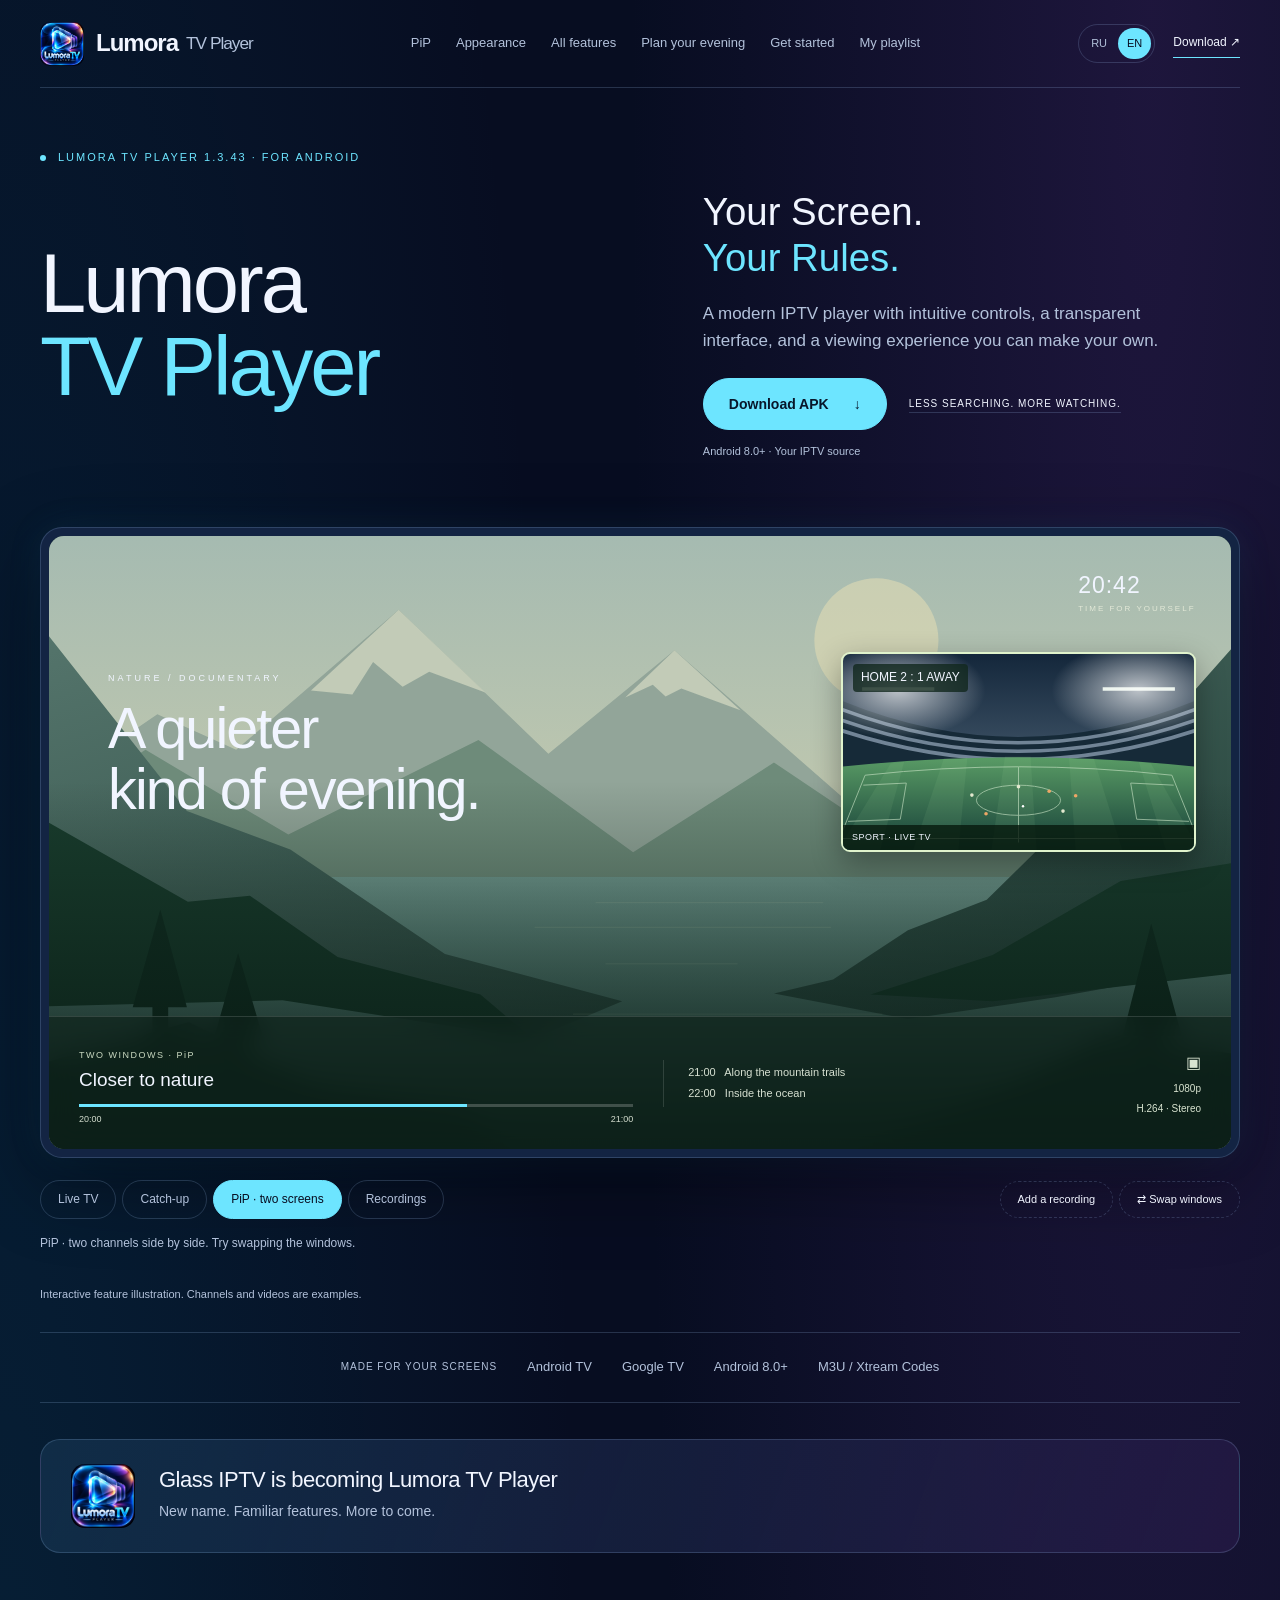
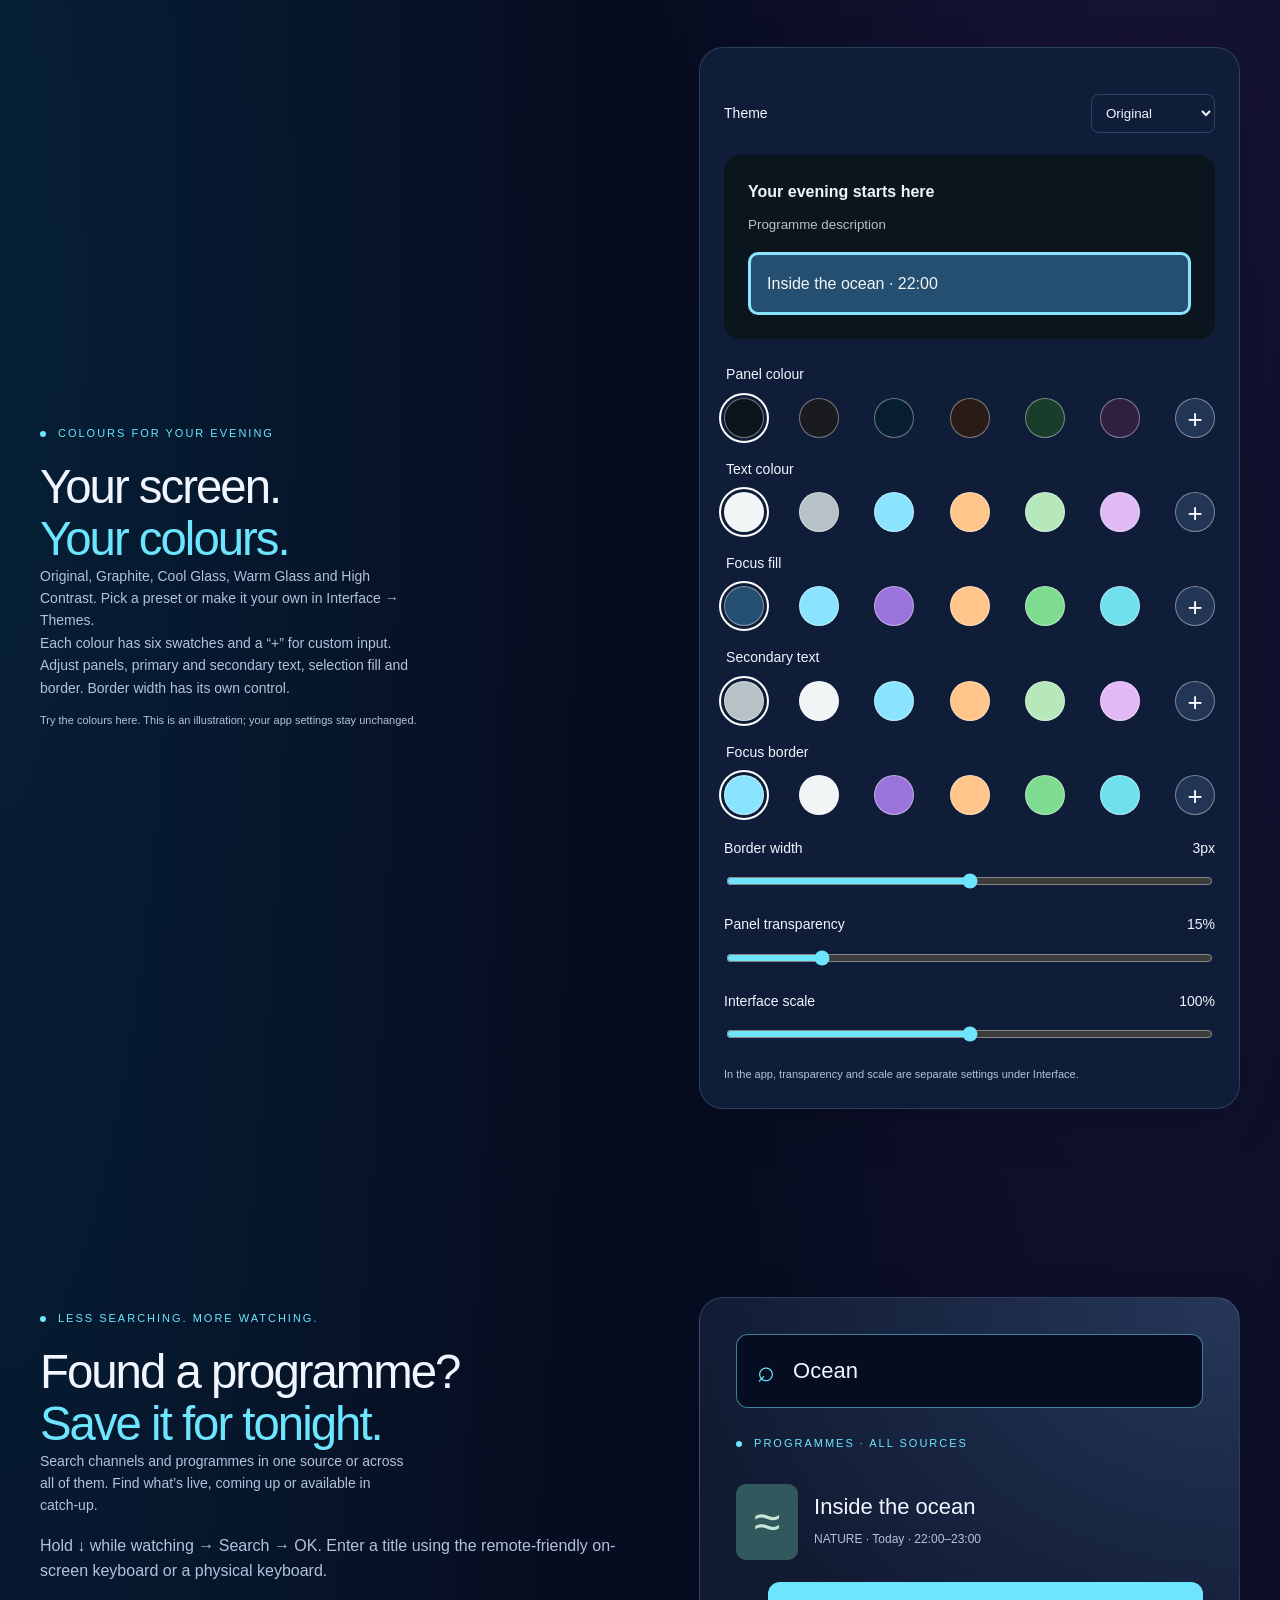
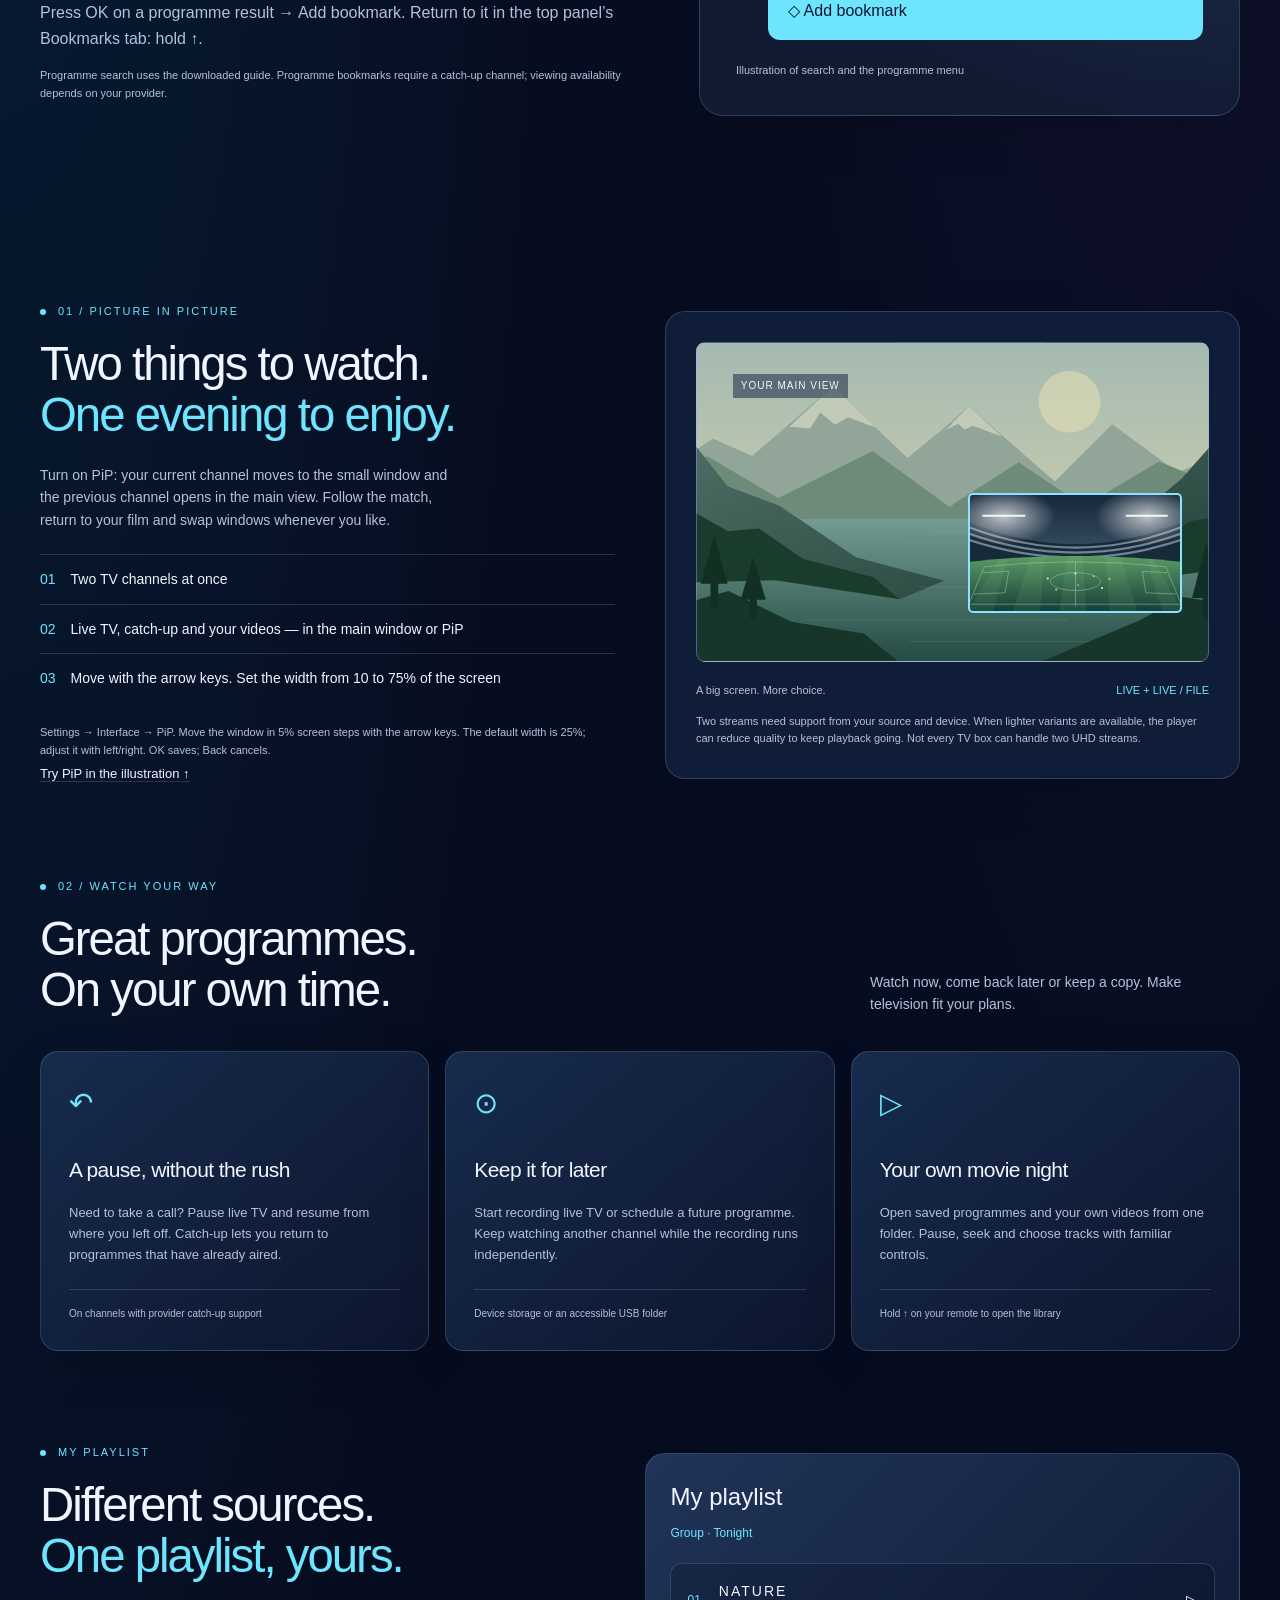
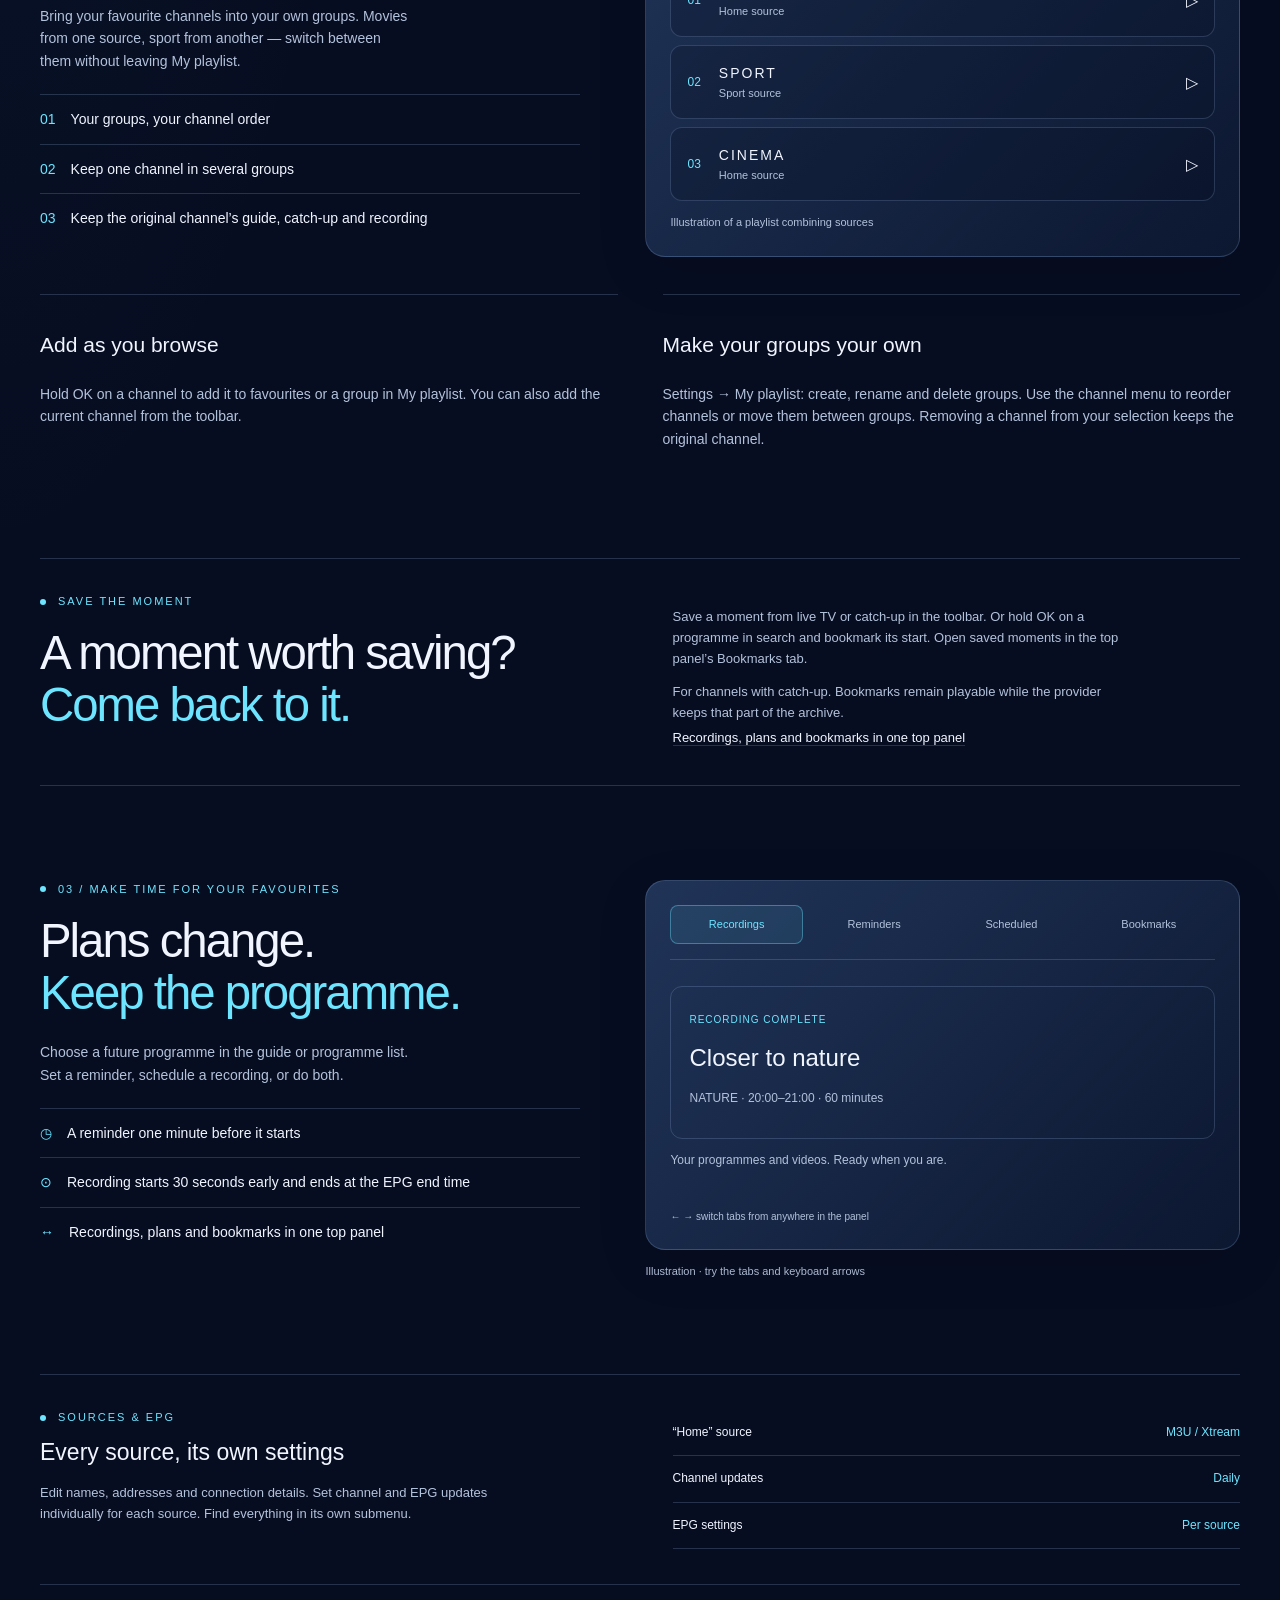
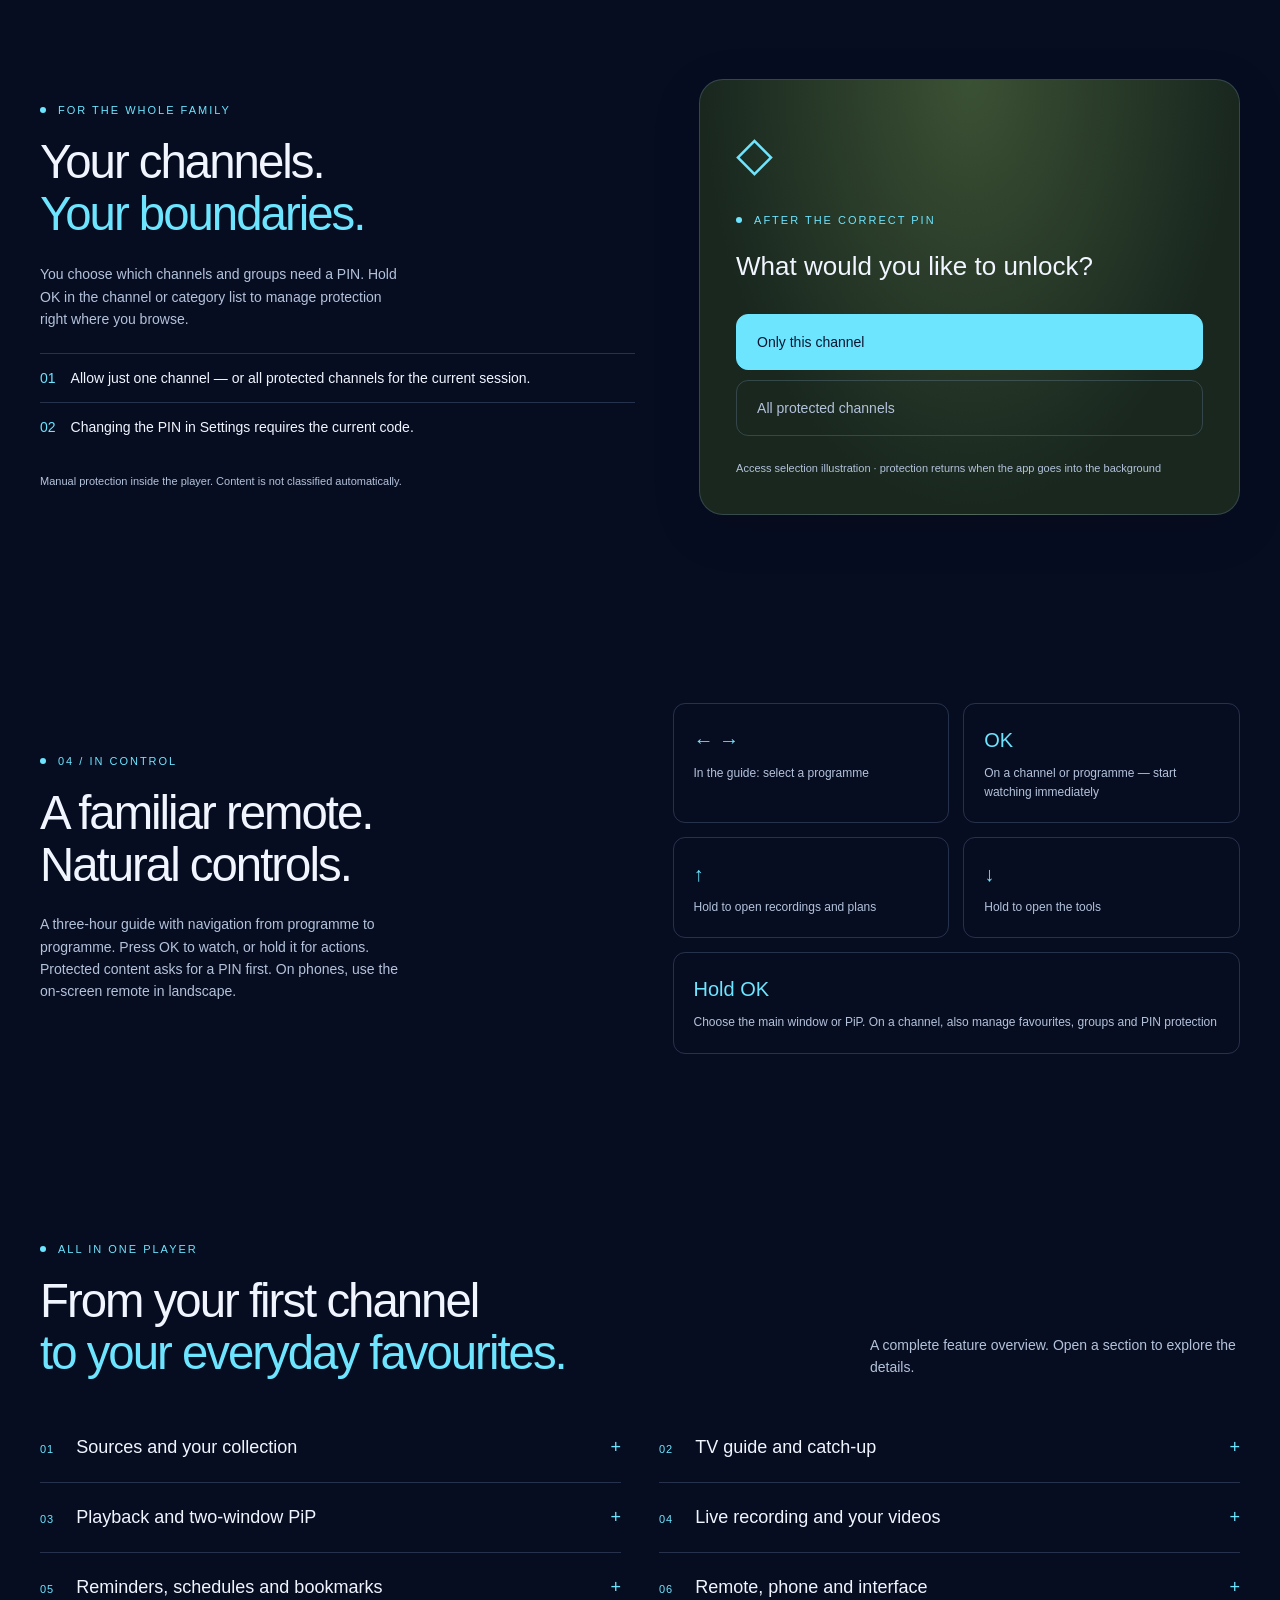
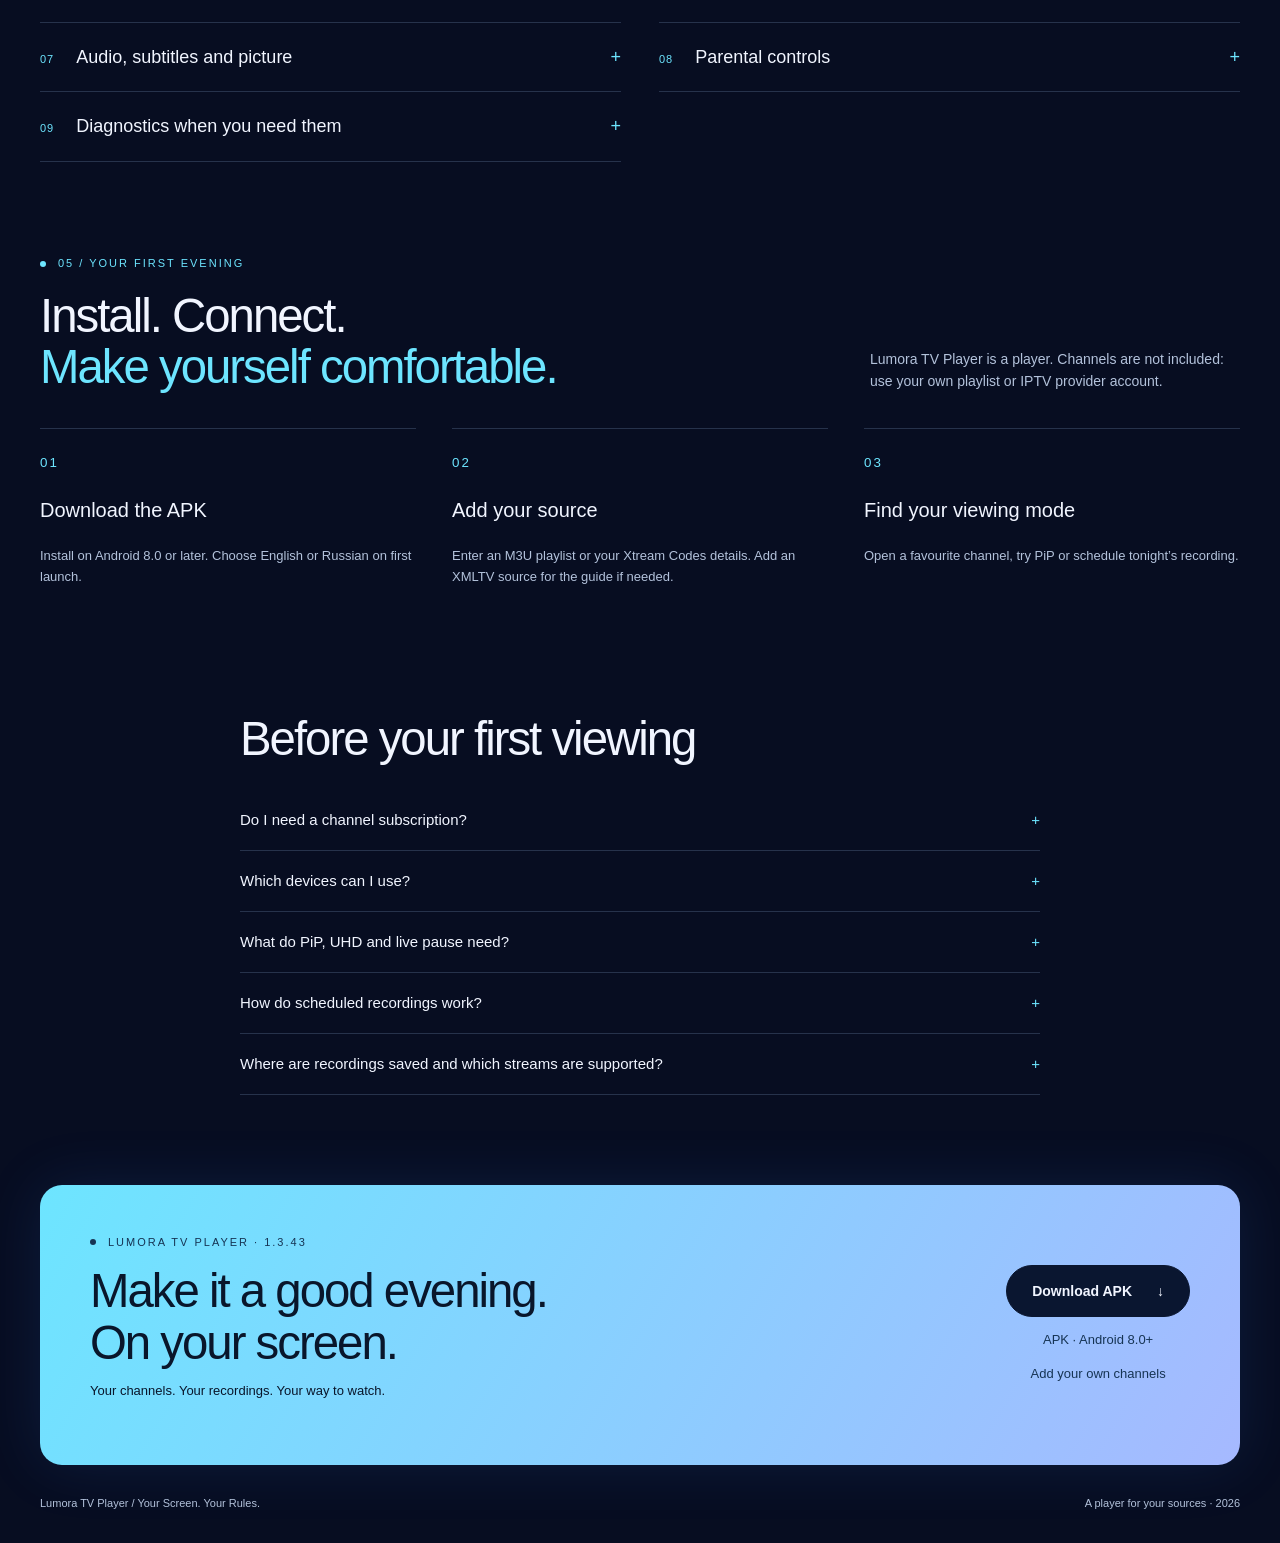
<file: index.html>
<!doctype html>
<html lang="ru"><head><meta charset="utf-8"><meta name="viewport" content="width=device-width,initial-scale=1"><meta name="theme-color" content="#070d21"><meta name="description" content="Lumora TV Player для Android TV: ваши плейлисты, два окна PiP, архив, запись по расписанию и PIN-защита. Скачайте APK и смотрите по-своему."><link rel="icon" href="assets/lumora-icon.png"><title>Lumora TV Player — Твой экран. Твои правила.</title><link rel="stylesheet" href="style.css?v=web-rebrand-01"><link rel="stylesheet" href="editorial.css?v=web-rebrand-02"><script src="translations.js?v=web-rebrand-01" defer></script><script src="app.js?v=web-rebrand-01" defer></script><link rel="alternate" hreflang="ru" href="https://ggv1975yendt.github.io/LumoraTVPlayer/"><link rel="alternate" hreflang="en" href="https://ggv1975yendt.github.io/LumoraTVPlayer/en.html"><link rel="alternate" hreflang="x-default" href="https://ggv1975yendt.github.io/LumoraTVPlayer/"><link rel="canonical" href="https://ggv1975yendt.github.io/LumoraTVPlayer/"><link rel="apple-touch-icon" href="assets/lumora-icon.png"><link rel="manifest" href="site.webmanifest">
<meta property="og:type" content="website"><meta property="og:site_name" content="Lumora TV Player"><meta property="og:url" content="https://ggv1975yendt.github.io/LumoraTVPlayer/"><meta property="og:locale" content="ru_RU"><meta property="og:locale:alternate" content="en_US"><meta property="og:title" content="Lumora TV Player — Твой экран. Твои правила."><meta property="og:description" content="Lumora TV Player для Android TV: ваши плейлисты, два окна PiP, архив, запись по расписанию и PIN-защита. Скачайте APK и смотрите по-своему."><meta property="og:image" content="https://ggv1975yendt.github.io/LumoraTVPlayer/assets/lumora-icon.png"><meta property="og:image:alt" content="Lumora TV Player"><meta name="twitter:card" content="summary"><meta name="twitter:title" content="Lumora TV Player — Твой экран. Твои правила."><meta name="twitter:description" content="Lumora TV Player для Android TV: ваши плейлисты, два окна PiP, архив, запись по расписанию и PIN-защита. Скачайте APK и смотрите по-своему."><meta name="twitter:image" content="https://ggv1975yendt.github.io/LumoraTVPlayer/assets/lumora-icon.png">
</head>
<body><a class="skip" href="#main" data-i18n="skip">К содержимому</a>
<header class="header wrap"><a class="brand" href="#main" aria-label="Lumora TV Player"><img class="brand-art" src="assets/lumora-icon.png" width="44" height="44" alt=""><b>Lumora</b> <span>TV Player</span></a><nav aria-label="Навигация" data-i18n-aria="navigation"><a href="#pip">PiP</a><a href="#appearance" data-i18n="themeNav">Оформление</a><a href="#all-features" data-i18n="catalogNav">Все функции</a><a href="#planning" data-i18n="planningNav">Планы на вечер</a><a href="#start" data-i18n="startNav">Как начать</a><a href="#personal" data-i18n="navPersonal">Мой плейлист</a></nav><div class="header-right"><div class="languages" role="group" aria-label="Язык / Language"><button type="button" data-lang="ru" lang="ru" aria-pressed="true">RU</button><button type="button" data-lang="en" lang="en" aria-pressed="false">EN</button></div><a class="header-cta" href="#download" data-i18n="headerDownload">Скачать ↗</a></div></header>
<main id="main"><section class="hero wrap" aria-labelledby="hero-title"><div class="hero-editorial"><div class="hero-message"><div class="eyebrow" data-i18n="release">LUMORA TV PLAYER 1.3.43 · ДЛЯ ANDROID</div><h1 id="hero-title">Lumora<br><span>TV Player</span></h1><p class="hero-slogan" data-i18n="headline">Твой экран.<br><em>Твои правила.</em></p><p class="hero-intro" data-i18n="intro">Современный IPTV-плеер с удобным управлением, прозрачным интерфейсом и возможностью настроить просмотр под себя.</p><div class="actions"><a class="button" href="https://github.com/ggv1975yendt/LumoraTVPlayer/releases/download/LumoraTVPlayer/Lumora-TV-Player-1.3.43-release.apk" download="Lumora-TV-Player-1.3.43.apk"><span data-i18n="download">Скачать APK</span><span aria-hidden="true">↓</span></a><a class="text-link" href="#search-story" data-i18n="searchLabel">МЕНЬШЕ ПОИСКОВ. БОЛЬШЕ КИНО.</a></div><p class="fine" data-i18n="heroFine">Android 8.0+ · Ваш IPTV-источник</p></div></div>
<div class="showcase" id="demo"><div class="screen" role="img" aria-label="Иллюстрация PiP: природа в основном окне и матч в малом" data-i18n-aria="screenAlt"><img class="scene" id="main-scene" src="nature.svg" alt="" width="1200" height="650"><div class="screen-clock">20:42<small data-i18n="screenEvening">ВРЕМЯ ДЛЯ СЕБЯ</small></div><div class="scene-copy"><small id="scene-kicker">NATURE / DOCUMENTARY</small><strong id="scene-title">Там, где<br>тише.</strong></div><div class="pip-window" id="pip-window"><img id="pip-scene" src="stadium.svg" alt="" width="1200" height="650"><div class="pip-score" id="pip-score">HOME 2 : 1 AWAY</div><div class="pip-tag" id="pip-tag">SPORT · ПРЯМОЙ ЭФИР</div></div><div class="screen-info"><div><small id="mode-label">ДВА ОКНА · PiP</small><h3 id="program-title">Наедине с природой</h3><div class="progress"><i id="progress-fill"></i></div><div class="time-row"><span id="time-start">20:00</span><span id="time-end">21:00</span></div></div><div class="screen-next"><p data-i18n="next1">21:00 &nbsp; По тропам Алтая</p><p data-i18n="next2">22:00 &nbsp; Океан изнутри</p></div><div class="quality"><b id="mode-symbol">↶</b><br>1080p<br>H.264 · Stereo</div></div></div></div>
<div class="mode-bar"><div class="mode-buttons" role="group" aria-label="Режимы просмотра" data-i18n-aria="modesAlt"><button type="button" data-mode="live" aria-pressed="false" data-i18n="live">Эфир</button><button type="button" data-mode="archive" aria-pressed="false" data-i18n="archive">Архив</button><button type="button" data-mode="pip" aria-pressed="true">PiP · <span data-i18n="twoScreens">два окна</span></button><button type="button" data-mode="recording" aria-pressed="false" data-i18n="recordings">Записи</button></div><div class="pip-actions" id="pip-actions"><button type="button" id="pip-kind" aria-pressed="false" data-i18n="mixButton">Добавить запись</button><button type="button" id="pip-swap" data-i18n="swapButton">⇄ Поменять окна</button></div></div><p class="demo-caption" id="demo-caption" aria-live="polite"></p><p class="fine" data-i18n="illustration">Интерактивная иллюстрация возможностей. Каналы и видео приведены для примера.</p>
<div class="platforms"><small data-i18n="madeFor">ДЛЯ ВАШИХ ЭКРАНОВ</small><span>Android TV</span><span>Google TV</span><span>Android 8.0+</span><span>M3U / Xtream Codes</span></div></section>
<aside class="rebrand-note wrap" id="rebrand" aria-labelledby="rebrand-title"><img src="assets/lumora-icon.png" width="64" height="64" alt=""><div><h2 id="rebrand-title" data-i18n="rebrandTitle">Glass IPTV становится Lumora TV Player</h2><p data-i18n="rebrandCopy">Новое имя. Знакомые возможности. Ещё больше впереди.</p></div></aside>
<section class="section wrap" id="appearance"><div class="search-story"><div><div class="eyebrow" data-i18n="themeLabel">ЦВЕТА ВАШЕГО ВЕЧЕРА</div><h2 data-i18n="themeTitle">Ваш экран.<br><em>В ваших цветах.</em></h2><p class="body-copy" data-i18n="themeCopy">Оригинальная, Графит, Холодное стекло, Тёплое стекло и Высокая контрастность. Выберите готовую тему или создайте свою в «Интерфейс → Темы».</p><p class="body-copy" data-i18n="themeDetail">Для каждого цвета — шесть готовых кружков и «+» для ручного ввода. Настраивайте панели, основной и второстепенный текст, заливку и рамку выделения. Толщина рамки — отдельно.</p><p class="fine" data-i18n="themeHint">Попробуйте цвета здесь. Это иллюстрация: настройки приложения не меняются.</p></div><div class="theme-demo"><label class="theme-setting"><span data-i18n="themePreset">Тема</span><select id="theme-preset"><option value="0" data-i18n="themeOriginal">Оригинальная</option><option value="1" data-i18n="themeGraphite">Графит</option><option value="2" data-i18n="themeCool">Холодное стекло</option><option value="3" data-i18n="themeWarm">Тёплое стекло</option><option value="4" data-i18n="themeContrast">Высокая контрастность</option><option value="5" data-i18n="themeCustomName">Кастом</option></select></label><div id="theme-preview"><strong data-i18n="themeDemoTitle">Ваш вечер начинается здесь</strong><small class="theme-secondary" data-i18n="themeSampleSecondary">Описание передачи</small><p data-i18n="themeDemoItem">Океан изнутри · 22:00</p></div><fieldset class="colour-row"><legend data-i18n="themePanel">Цвет панели</legend><div class="swatch-row"><button type="button" class="swatch" data-colour="panel" data-value="#0b141a" style="--swatch:#0b141a" aria-label="#0b141a" aria-pressed="true"></button><button type="button" class="swatch" data-colour="panel" data-value="#191b20" style="--swatch:#191b20" aria-label="#191b20" aria-pressed="false"></button><button type="button" class="swatch" data-colour="panel" data-value="#071e30" style="--swatch:#071e30" aria-label="#071e30" aria-pressed="false"></button><button type="button" class="swatch" data-colour="panel" data-value="#291c17" style="--swatch:#291c17" aria-label="#291c17" aria-pressed="false"></button><button type="button" class="swatch" data-colour="panel" data-value="#193d2b" style="--swatch:#193d2b" aria-label="#193d2b" aria-pressed="false"></button><button type="button" class="swatch" data-colour="panel" data-value="#30203f" style="--swatch:#30203f" aria-label="#30203f" aria-pressed="false"></button><label class="custom-swatch"><span aria-hidden="true">+</span><input type="color" data-custom="panel" value="#0b141a" aria-label="Задать свой цвет" data-i18n-aria="themeCustom"></label></div></fieldset><fieldset class="colour-row"><legend data-i18n="themeText">Цвет текста</legend><div class="swatch-row"><button type="button" class="swatch" data-colour="text" data-value="#f2f5f5" style="--swatch:#f2f5f5" aria-label="#f2f5f5" aria-pressed="true"></button><button type="button" class="swatch" data-colour="text" data-value="#b7c2c7" style="--swatch:#b7c2c7" aria-label="#b7c2c7" aria-pressed="false"></button><button type="button" class="swatch" data-colour="text" data-value="#8be4ff" style="--swatch:#8be4ff" aria-label="#8be4ff" aria-pressed="false"></button><button type="button" class="swatch" data-colour="text" data-value="#ffc58a" style="--swatch:#ffc58a" aria-label="#ffc58a" aria-pressed="false"></button><button type="button" class="swatch" data-colour="text" data-value="#b7e8bb" style="--swatch:#b7e8bb" aria-label="#b7e8bb" aria-pressed="false"></button><button type="button" class="swatch" data-colour="text" data-value="#e1b9f5" style="--swatch:#e1b9f5" aria-label="#e1b9f5" aria-pressed="false"></button><label class="custom-swatch"><span aria-hidden="true">+</span><input type="color" data-custom="text" value="#f2f5f5" aria-label="Задать свой цвет" data-i18n-aria="themeCustom"></label></div></fieldset><fieldset class="colour-row"><legend data-i18n="themeFocus">Цвет выделения</legend><div class="swatch-row"><button type="button" class="swatch" data-colour="focus" data-value="#254f70" style="--swatch:#254f70" aria-label="#254f70" aria-pressed="true"></button><button type="button" class="swatch" data-colour="focus" data-value="#8be4ff" style="--swatch:#8be4ff" aria-label="#8be4ff" aria-pressed="false"></button><button type="button" class="swatch" data-colour="focus" data-value="#9a74db" style="--swatch:#9a74db" aria-label="#9a74db" aria-pressed="false"></button><button type="button" class="swatch" data-colour="focus" data-value="#ffc58a" style="--swatch:#ffc58a" aria-label="#ffc58a" aria-pressed="false"></button><button type="button" class="swatch" data-colour="focus" data-value="#7edc91" style="--swatch:#7edc91" aria-label="#7edc91" aria-pressed="false"></button><button type="button" class="swatch" data-colour="focus" data-value="#71e0ee" style="--swatch:#71e0ee" aria-label="#71e0ee" aria-pressed="false"></button><label class="custom-swatch"><span aria-hidden="true">+</span><input type="color" data-custom="focus" value="#254f70" aria-label="Задать свой цвет" data-i18n-aria="themeCustom"></label></div></fieldset><fieldset class="colour-row"><legend data-i18n="themeSecondary">Дополнительный текст</legend><div class="swatch-row"><button type="button" class="swatch" data-colour="secondary" data-value="#b7c2c7" style="--swatch:#b7c2c7" aria-label="#b7c2c7" aria-pressed="true"></button><button type="button" class="swatch" data-colour="secondary" data-value="#f2f5f5" style="--swatch:#f2f5f5" aria-label="#f2f5f5" aria-pressed="false"></button><button type="button" class="swatch" data-colour="secondary" data-value="#8be4ff" style="--swatch:#8be4ff" aria-label="#8be4ff" aria-pressed="false"></button><button type="button" class="swatch" data-colour="secondary" data-value="#ffc58a" style="--swatch:#ffc58a" aria-label="#ffc58a" aria-pressed="false"></button><button type="button" class="swatch" data-colour="secondary" data-value="#b7e8bb" style="--swatch:#b7e8bb" aria-label="#b7e8bb" aria-pressed="false"></button><button type="button" class="swatch" data-colour="secondary" data-value="#e1b9f5" style="--swatch:#e1b9f5" aria-label="#e1b9f5" aria-pressed="false"></button><label class="custom-swatch"><span aria-hidden="true">+</span><input type="color" data-custom="secondary" value="#b7c2c7" aria-label="Задать свой цвет" data-i18n-aria="themeCustom"></label></div></fieldset><fieldset class="colour-row"><legend data-i18n="themeBorder">Рамка выделения</legend><div class="swatch-row"><button type="button" class="swatch" data-colour="border" data-value="#8be4ff" style="--swatch:#8be4ff" aria-label="#8be4ff" aria-pressed="true"></button><button type="button" class="swatch" data-colour="border" data-value="#f2f5f5" style="--swatch:#f2f5f5" aria-label="#f2f5f5" aria-pressed="false"></button><button type="button" class="swatch" data-colour="border" data-value="#9a74db" style="--swatch:#9a74db" aria-label="#9a74db" aria-pressed="false"></button><button type="button" class="swatch" data-colour="border" data-value="#ffc58a" style="--swatch:#ffc58a" aria-label="#ffc58a" aria-pressed="false"></button><button type="button" class="swatch" data-colour="border" data-value="#7edc91" style="--swatch:#7edc91" aria-label="#7edc91" aria-pressed="false"></button><button type="button" class="swatch" data-colour="border" data-value="#71e0ee" style="--swatch:#71e0ee" aria-label="#71e0ee" aria-pressed="false"></button><label class="custom-swatch"><span aria-hidden="true">+</span><input type="color" data-custom="border" value="#8be4ff" aria-label="Задать свой цвет" data-i18n-aria="themeCustom"></label></div></fieldset><label class="theme-setting" for="theme-width"><span data-i18n="themeWidth">Толщина рамки</span><output id="theme-width-value">3px</output><input id="theme-width" type="range" min="1" max="5" value="3" data-unit="px"></label><label class="theme-setting" for="theme-opacity"><span data-i18n="themeOpacity">Прозрачность панели</span><output id="theme-opacity-value">15%</output><input id="theme-opacity" type="range" min="0" max="80" value="15" data-unit="%"></label><label class="theme-setting" for="theme-scale"><span data-i18n="themeScale">Масштаб интерфейса</span><output id="theme-scale-value">100%</output><input id="theme-scale" type="range" min="80" max="120" value="100" data-unit="%"></label><p class="fine" data-i18n="themeSeparate">В приложении прозрачность и масштаб настраиваются отдельно в разделе «Интерфейс».</p></div></div></section>
<section class="section wrap" id="search-story"><div class="search-story"><div><div class="eyebrow" data-i18n="searchLabel">МЕНЬШЕ ПОИСКОВ. БОЛЬШЕ КИНО.</div><h2 data-i18n="searchTitle">Нашли передачу?<br><em>Оставьте на вечер.</em></h2><p class="body-copy" data-i18n="searchCopy">Ищите каналы и передачи в одном источнике или сразу во всех. Выбирайте, что идёт сейчас, начнётся позже или доступно в архиве.</p><p data-i18n="searchRoute">Удерживайте ↓ во время просмотра → Поиск → OK. Вводите название экранной клавиатурой с пульта или обычной клавиатурой.</p><p data-i18n="searchSave">Нажмите OK на найденной передаче → «Добавить закладку». Вернитесь к ней во вкладке «Закладки» верхней панели: удержание ↑.</p><p class="fine" data-i18n="searchLimit">Поиск передач использует загруженную программу. Закладки передач доступны на каналах с архивом; срок просмотра зависит от провайдера.</p></div><figure class="search-preview"><div class="search-field"><span aria-hidden="true">⌕</span><span data-i18n="searchQuery">Океан</span></div><p class="eyebrow" data-i18n="searchScope">ПЕРЕДАЧИ · ВСЕ ИСТОЧНИКИ</p><div class="search-result"><span class="search-art" aria-hidden="true">≈</span><div><strong data-i18n="searchResult">Океан изнутри</strong><p data-i18n="searchMeta">NATURE · Сегодня · 22:00–23:00</p></div></div><div class="bookmark-preview" data-i18n="searchAction">◇ Добавить закладку</div><figcaption class="fine" data-i18n="searchIllustration">Иллюстрация поиска и меню передачи</figcaption></figure></div></section>
<section class="section wrap" id="pip"><div class="pip-story"><div><div class="eyebrow">01 / PICTURE IN PICTURE</div><h2 data-i18n="pipTitle">Два просмотра.<br><em>Один ваш вечер.</em></h2><p class="body-copy" data-i18n="pipCopy">Включите PiP: текущий канал останется в малом окне, а предыдущий откроется в основном. Следите за матчем, возвращайтесь к фильму и меняйте окна местами.</p><ul class="benefits"><li><span>01</span><span data-i18n="pip1">Два телеканала одновременно</span></li><li><span>02</span><span data-i18n="pip2">Эфир, архив и ваши видео — в основном окне или PiP</span></li><li><span>03</span><span data-i18n="pip3">Положение стрелками, ширина от 10 до 75% экрана</span></li></ul><p class="fine" data-i18n="pipSetup">Настройки → Интерфейс → PiP. Перемещайте окно стрелками с шагом 5% экрана. Ширина по умолчанию — 25%; меняйте её влево/вправо. OK сохраняет, Back отменяет.</p><a class="text-link" href="#demo" id="try-pip" data-i18n="tryPip">Попробовать PiP в иллюстрации ↑</a></div><div class="visual-card"><div class="mini-tv" role="img" aria-label="Иллюстрация двух окон" data-i18n-aria="miniAlt"><span class="mini-label" data-i18n="mainView">ВАШ ОСНОВНОЙ ПРОСМОТР</span><div class="mini-pip"></div></div><div class="visual-foot"><span data-i18n="pipFooter">Большой экран. Больше выбора.</span><strong>LIVE + LIVE / FILE</strong></div><p class="fine" data-i18n="pipLimit">Два потока требуют поддержки источника и устройства. При доступных вариантах плеер снижает качество для устойчивого просмотра. Два UHD поддерживаются не каждой приставкой.</p></div></div></section>
<section class="wrap" id="features"><div class="section-heading"><div><div class="eyebrow" data-i18n="featuresLabel">02 / СМОТРИТЕ ПО-СВОЕМУ</div><h2 data-i18n="featuresTitle">Хорошие передачи.<br>В удобное вам время.</h2></div><p data-i18n="featuresCopy">Включайте сейчас, возвращайтесь позже или сохраняйте себе. Lumora TV Player подстраивается под ваши планы.</p></div><div class="cards">
<article class="card"><div class="card-icon" aria-hidden="true">↶</div><h3 data-i18n="archiveTitle">Пауза без спешки</h3><p data-i18n="archiveCopy">Отвлеклись на звонок? Поставьте эфир на паузу и продолжите с сохранённой точки. В архиве можно вернуться к уже прошедшим передачам.</p><div class="card-note" data-i18n="archiveNote">На каналах с поддержкой архива у провайдера</div></article>
<article class="card"><div class="card-icon" aria-hidden="true">⊙</div><h3 data-i18n="recordTitle">Оставьте себе</h3><p data-i18n="recordCopy">Запишите эфир сразу или запланируйте запись будущей передачи. Продолжайте смотреть другой канал — запись работает независимо.</p><div class="card-note" data-i18n="recordNote">Память устройства или доступная папка на USB</div></article>
<article class="card"><div class="card-icon" aria-hidden="true">▷</div><h3 data-i18n="filesTitle">Ваше маленькое кино</h3><p data-i18n="filesCopy">Открывайте сохранённые передачи и свои видео из одной папки. Пауза, перемотка и выбор дорожек — всё уже под рукой.</p><div class="card-note" data-i18n="filesNote">Каталог записей — по удержанию ↑ на пульте</div></article></div></section>
<section class="section wrap" id="personal"><div class="planning-grid"><div><div class="eyebrow" data-i18n="personalNew">МОЙ ПЛЕЙЛИСТ</div><h2  data-i18n="personalTitle">Разные источники.<br><em>Ваш единый плейлист.</em></h2><p class="body-copy" data-i18n="personalCopy">Соберите любимые каналы в свои группы. Кино из одного источника, спорт из другого — переключайтесь между ними, оставаясь в «Моём плейлисте».</p><ul class="benefits"><li><span>01</span><span  data-i18n="personalBenefit1">Ваши группы и ваш порядок каналов</span></li><li><span>02</span><span  data-i18n="personalBenefit2">Один канал — в нескольких группах</span></li><li><span>03</span><span  data-i18n="personalBenefit3">EPG, архив и запись исходного канала сохраняются</span></li></ul></div><div class="library personal-demo"><h3  data-i18n="personalDemoTitle">Мой плейлист</h3><p class="personal-group" data-i18n="personalDemoGroup">Группа · На вечер</p><div class="personal-channel"><span class="personal-number">01</span><div><strong>NATURE</strong><span  data-i18n="personalSourceA">Источник «Дом»</span></div><span aria-hidden="true">▷</span></div><div class="personal-channel"><span class="personal-number">02</span><div><strong>SPORT</strong><span  data-i18n="personalSourceB">Источник «Спорт»</span></div><span aria-hidden="true">▷</span></div><div class="personal-channel"><span class="personal-number">03</span><div><strong>CINEMA</strong><span  data-i18n="personalSourceA">Источник «Дом»</span></div><span aria-hidden="true">▷</span></div><p class="fine" data-i18n="personalDemoHint">Иллюстрация подборки из разных источников</p></div></div><div class="personal-how"><article><h3  data-i18n="personalAddTitle">Добавляйте, пока выбираете</h3><p  data-i18n="personalAddCopy">Удерживайте OK на канале: добавьте его в избранное или группу «Моего плейлиста». Для текущего канала добавление доступно и в панели инструментов.</p></article><article><h3  data-i18n="personalEditTitle">Группы легко изменить</h3><p  data-i18n="personalEditCopy">Настройки → Мой плейлист: создавайте, переименовывайте и удаляйте группы. В меню канала меняйте его порядок и перемещайте между группами. Удаление из подборки сохраняет исходный канал.</p></article></div></section><section class="settings-story wrap" id="bookmarks"><div><div class="eyebrow" data-i18n="bookmarkLabel">СОХРАНИТЕ МОМЕНТ</div><h2 data-i18n="bookmarkTitle">Интересный момент?<br><em>Вернитесь к нему.</em></h2></div><div><p data-i18n="bookmarkCopy">Сохраните момент эфира или архива из панели инструментов. Или удерживайте OK на передаче в поиске и добавьте закладку на её начало. Открывайте сохранённое во вкладке «Закладки» верхней панели.</p><p class="fine" data-i18n="bookmarkHint">На каналах с архивом. Доступность закладки зависит от срока хранения архива у провайдера.</p><a class="text-link" href="#planning" data-i18n="plan3">Записи, планы и закладки — в одной верхней панели</a></div></section><section class="section wrap" id="planning"><div class="planning-grid"><div><div class="eyebrow" data-i18n="planLabel">03 / НЕ ПРОПУСКАЙТЕ ЛЮБИМОЕ</div><h2 data-i18n="planTitle">Планы меняются.<br><em>Передача останется.</em></h2><p class="body-copy" data-i18n="planCopy">Выберите будущую передачу в телегиде или списке программ. Поставьте напоминание, запланируйте запись — или сделайте и то и другое.</p><ul class="benefits"><li><span>◷</span><span data-i18n="plan1">Напоминание за минуту до начала</span></li><li><span>⊙</span><span data-i18n="plan2">Запись за 30 секунд до начала — до окончания по EPG</span></li><li><span>↔</span><span data-i18n="plan3">Записи, планы и закладки — в одной верхней панели</span></li></ul></div><div><div class="library" id="library-demo"><div class="library-tabs" role="tablist" aria-label="Верхняя панель" data-i18n-aria="libraryAlt"><button type="button" role="tab" id="library-tab-0" aria-controls="library-panel-0" aria-selected="true" tabindex="0" data-library="0" data-i18n="tab0">Записи</button><button type="button" role="tab" id="library-tab-1" aria-controls="library-panel-1" aria-selected="false" tabindex="-1" data-library="1" data-i18n="tab1">Напоминания</button><button type="button" role="tab" id="library-tab-2" aria-controls="library-panel-2" aria-selected="false" tabindex="-1" data-library="2" data-i18n="tab2">По расписанию</button><button type="button" role="tab" id="library-tab-3" aria-controls="library-panel-3" aria-selected="false" tabindex="-1" data-library="3" data-i18n="tab3">Закладки</button></div><div class="library-panel" id="library-panel-0" role="tabpanel" aria-labelledby="library-tab-0" tabindex="0" ><div class="library-row"><small data-i18n="saved">ЗАПИСЬ ЗАВЕРШЕНА</small><h3 data-i18n="nature">Наедине с природой</h3><p data-i18n="savedMeta">NATURE · 20:00–21:00 · 60 минут</p></div><p data-i18n="savedCopy">Ваши передачи и видео. Откройте, когда захочется.</p></div><div class="library-panel" id="library-panel-1" role="tabpanel" aria-labelledby="library-tab-1" tabindex="0" hidden><div class="reminder"><small data-i18n="remind">СКОРО НАЧНЁТСЯ · 21:00</small><h3 data-i18n="trails">По тропам Алтая</h3><span data-i18n="remindActions">Переключиться · Закрыть</span></div><p data-i18n="remindCopy">В приложении — окно по центру. В фоне — уведомление.</p></div><div class="library-panel" id="library-panel-2" role="tabpanel" aria-labelledby="library-tab-2" tabindex="0" hidden><div class="library-row"><small data-i18n="waiting">ОЖИДАЕТ НАЧАЛА</small><h3 data-i18n="ocean">Океан изнутри</h3><p data-i18n="scheduledMeta">NATURE · Сегодня · 22:00–23:00</p></div><p data-i18n="scheduledCopy">Передача в 22:00? Запись начнётся в 21:59:30. Будущий план можно отменить.</p></div><div class="library-panel" id="library-panel-3" role="tabpanel" aria-labelledby="library-tab-3" tabindex="0" hidden><div class="library-row"><small data-i18n="bookmarkLabel">СОХРАНИТЕ МОМЕНТ</small><h3 data-i18n="nature">Наедине с природой</h3><p data-i18n="bookmarkMeta">NATURE · Наедине с природой · 20:42</p><span data-i18n="bookmarkActions">Открыть · Удалить</span></div><p data-i18n="bookmarkSaved">Закладки сохраняются после перезапуска. Защищённый канал запросит PIN.</p></div><p class="library-hint" data-i18n="tabHint">← → переключают вкладки из любого места панели</p></div><p class="fine" data-i18n="libraryDemo">Иллюстрация · попробуйте вкладки и стрелки клавиатуры</p></div></div></section>
<section class="settings-story wrap"><div><div class="eyebrow" data-i18n="newLabel">ИСТОЧНИКИ И EPG</div><h3 data-i18n="settingsTitle">Каждому источнику — свои настройки</h3><p data-i18n="settingsCopy">Меняйте название, адрес и данные подключения. Настраивайте обновление каналов и EPG отдельно для каждого источника. Всё нужное — внутри его подменю.</p></div><div class="settings-example"><div><span data-i18n="exampleSource">Источник «Дом»</span><b>M3U / Xtream</b></div><div><span data-i18n="exampleUpdate">Обновление каналов</span><b data-i18n="daily">Ежедневно</b></div><div><span data-i18n="exampleEpg">Настройки EPG</span><b data-i18n="individual">Индивидуально</b></div></div></section>
<section class="section wrap" id="family"><div class="family-grid"><div><div class="eyebrow" data-i18n="familyLabel">ДЛЯ ВСЕЙ СЕМЬИ</div><h2 data-i18n="familyTitle">Ваши каналы.<br><em>Ваши границы.</em></h2><p class="body-copy" data-i18n="familyCopy">Вы сами выбираете, какие каналы и группы защитить PIN-кодом. Удерживайте OK в списке каналов или категорий — защита всегда под рукой.</p><ul class="benefits"><li><span>01</span><span data-i18n="familyOne">Разрешите один канал — или все защищённые каналы на текущий сеанс.</span></li><li><span>02</span><span data-i18n="familyTwo">Сменить PIN в Settings можно только после ввода действующего кода.</span></li></ul><p class="fine" data-i18n="familyHint">Ручная защита внутри плеера. Автоматической классификации контента нет.</p></div><div class="access-preview"><span class="lock-mark" aria-hidden="true">◇</span><div class="eyebrow" data-i18n="familyPreview">После верного PIN</div><h3 data-i18n="familyQuestion">Что разрешить смотреть?</h3><div class="access-option chosen" data-i18n="familyChannel">Только этот канал</div><div class="access-option" data-i18n="familyAll">Все защищённые каналы</div><p class="fine" data-i18n="familyCaption">Иллюстрация выбора доступа · при уходе приложения в фон защита возвращается</p></div></div></section>
<section class="section wrap" id="controls"><div class="controls-grid"><div><div class="eyebrow" data-i18n="controlsLabel">04 / УПРАВЛЕНИЕ</div><h2 data-i18n="controlsTitle">Знакомый пульт.<br>Понятные движения.</h2><p class="body-copy" style="margin-top:23px" data-i18n="controlsCopy">В телегиде — три часа программы и переход между передачами. Короткое OK открывает просмотр, долгое — действия. Защищённый контент сначала запросит PIN. На телефоне — экранный пульт в горизонтальном режиме.</p></div><div class="keys"><div class="key"><kbd>← →</kbd><p data-i18n="keyGuide">В телегиде — выбрать передачу</p></div><div class="key"><kbd>OK</kbd><p data-i18n="keyOk">На канале или передаче — сразу открыть просмотр</p></div><div class="key"><kbd>↑</kbd><p data-i18n="keyUp">Удержать — записи и планы</p></div><div class="key"><kbd>↓</kbd><p data-i18n="keyDown">Удержать — инструменты</p></div><div class="key"><kbd  data-i18n="holdOkLabel">Удержать OK</kbd><p  data-i18n="keyHoldOk">Выбрать основное окно или PiP. На канале — также избранное, группы и PIN-защита</p></div></div></div></section>
<section class="section wrap" id="all-features"><div class="section-heading"><div><div class="eyebrow" data-i18n="catalogLabel">ВСЁ В ОДНОМ ПЛЕЕРЕ</div><h2 data-i18n="catalogTitle">От первого канала<br><em>до ваших привычек.</em></h2></div><p data-i18n="catalogCopy">Полный обзор возможностей. Откройте раздел, чтобы узнать подробности.</p></div><div class="feature-catalog"><details><summary><span class="catalog-number">01</span><span data-i18n="catalog_sources">Источники и личная коллекция</span></summary><ul><li data-i18n="catalog_sources_0">M3U по адресу или из файла, подключение через Xtream Codes; несколько источников в одном приложении.</li><li data-i18n="catalog_sources_1">Категории, избранное, история просмотра и поиск каналов и передач.</li><li data-i18n="catalog_sources_2">«Мой плейлист» объединяет выбранные каналы из разных источников. Создавайте и переименовывайте группы, меняйте порядок, перемещайте и удаляйте каналы из подборки.</li><li data-i18n="catalog_sources_3">Для каждого источника: при запуске, раз в день, раз в неделю или вручную. Срок проверяется при открытии приложения и возврате из фона, без фонового таймера.</li></ul></details><details><summary><span class="catalog-number">02</span><span data-i18n="catalog_guide">Телегид и архив</span></summary><ul><li data-i18n="catalog_guide_0">XMLTV, включая gzip. Для EPG каждого источника — при запуске, ежедневно, еженедельно или вручную; также доступно обновление после каналов.</li><li data-i18n="catalog_guide_1">Трёхчасовой телегид с переходом стрелками между передачами, описания программ и список передач выбранного канала.</li><li data-i18n="catalog_guide_2">Архив прошедших передач, выбор времени, пауза и перемотка. Пауза эфира с продолжением через архив — при поддержке провайдера.</li><li data-i18n="catalog_guide_3">Автоматическое обновление EPG можно отключить для каждого источника; ручное обновление остаётся доступным. Отключение отменяет соответствующие задания и повторные попытки.</li></ul></details><details><summary><span class="catalog-number">03</span><span data-i18n="catalog_windows">Просмотр и два окна PiP</span></summary><ul><li data-i18n="catalog_windows_0">Открывайте эфир, архив или локальное видео в основном либо дополнительном окне. Меняйте окна местами, скрывайте или закрывайте PiP; звук идёт из основного окна.</li><li data-i18n="catalog_windows_1">Настройка положения и размера PiP с пульта: шаг 5%, ширина по умолчанию 25%, диапазон 10–75%.</li><li data-i18n="catalog_windows_2">Автоматический выбор более лёгкого видеоварианта при проблемах воспроизведения, если он доступен в потоке. При нехватке ресурсов — освобождение PiP для восстановления основного просмотра.</li><li data-i18n="catalog_windows_3">При включении PiP текущий канал переходит в малое окно, предыдущий — в основное. Если предыдущего нет, открывается копия текущего.</li></ul></details><details><summary><span class="catalog-number">04</span><span data-i18n="catalog_record">Запись эфира и свои видео</span></summary><ul><li data-i18n="catalog_record_0">Начните запись вручную или запланируйте будущую передачу из телегида либо списка программ. Запись одного канала работает независимо от просмотра.</li><li data-i18n="catalog_record_1">Папка Movies/GlassIPTV по умолчанию; выбор доступной папки, в том числе на USB. Каталог показывает записи и другие обнаруженные видеофайлы.</li><li data-i18n="catalog_record_2">Пауза, перемотка с ускорением при удержании, дорожки и субтитры. Удаление записи из каталога удаляет и файл.</li><li data-i18n="catalog_record_3">Остановка вручную и окончание по расписанию завершают запись. Запись поддерживает прямой MPEG-TS и незашифрованный HLS с TS-сегментами.</li></ul></details><details><summary><span class="catalog-number">05</span><span data-i18n="catalog_plans">Напоминания, расписание и закладки</span></summary><ul><li data-i18n="catalog_plans_0">Создавайте напоминания и запланированные записи из телегида и панели передач. Напоминание появляется по центру экрана; в фоне — уведомление.</li><li data-i18n="catalog_plans_1">Записи, напоминания, запланированные записи и закладки собраны в четырёх вкладках верхней панели. Стрелки влево/вправо переключают вкладки без перехода на заголовок.</li><li data-i18n="catalog_plans_2">Удаляйте напоминания и отменяйте будущие записи; устаревшие напоминания очищаются автоматически. Для фоновых задач нужны доступный поток, накопитель и разрешения Android.</li><li data-i18n="catalog_plans_3">Запись по расписанию начинается за 30 секунд до передачи и заканчивается по EPG. Запас учитывается при проверке пересечений: одновременно записывается один канал.</li><li data-i18n="catalog_plans_4">Сохраняйте закладки моментов эфира и архива через инструменты. Открывайте и удаляйте их во вкладке «Закладки»; при открытии проверяются срок архива и PIN.</li></ul></details><details><summary><span class="catalog-number">06</span><span data-i18n="catalog_control">Пульт, телефон и интерфейс</span></summary><ul><li data-i18n="catalog_control_0">Короткое OK — просмотр; долгое OK — действия и выбор окна. Удержание вверх открывает записи и планы, вниз — инструменты.</li><li data-i18n="catalog_control_1">Ввод номера канала со сменой источника; возврат к предыдущему просмотру, включая видеофайлы.</li><li data-i18n="catalog_control_2">Пять готовых тем и Кастом: цвета панелей, текста и выделения, толщина рамки фокуса. Предпросмотр, сохранение и отмена. Прозрачность и масштаб — в разделе «Интерфейс».</li><li data-i18n="catalog_control_3">Пульт D-pad на ТВ; касания и вставка текста на телефоне включены по умолчанию. Экранный пульт сохранён. Режим только D-pad можно включить в скрытых настройках.</li></ul></details><details><summary><span class="catalog-number">07</span><span data-i18n="catalog_audio">Звук, субтитры и изображение</span></summary><ul><li data-i18n="catalog_audio_0">Выбор аудиодорожки, субтитров и формата изображения. Системное или программное декодирование аудио выбирается вручную.</li><li data-i18n="catalog_audio_1">Поддержка конкретных видеоформатов, UHD и двух одновременных потоков зависит от устройства, декодера и источника.</li></ul></details><details><summary><span class="catalog-number">08</span><span data-i18n="catalog_parental">Родительский контроль</span></summary><ul><li data-i18n="catalog_parental_0">Защитите отдельный канал или категорию долгим OK. Для изменения защиты требуется PIN, даже если просмотр уже разрешён.</li><li data-i18n="catalog_parental_1">Начальный PIN — 0000. Смена в Settings требует действующего кода. После проверки разрешите один канал или все защищённые каналы на сеанс.</li><li data-i18n="catalog_parental_2">Проверка доступа действует и при открытии в PiP. Автоматического определения взрослого контента нет; сторонние видеофайлы не классифицируются.</li></ul></details><details><summary><span class="catalog-number">09</span><span data-i18n="catalog_diagnostics">Диагностика по необходимости</span></summary><ul><li data-i18n="catalog_diagnostics_0">Диагностика доступна в скрытых настройках. По умолчанию выключена; включайте её для проверки проблемы и выключайте после. Выбор сохраняется.</li><li data-i18n="catalog_diagnostics_1">Журналы в Download/GlassIPTV: события плееров, варианты качества и ошибки декодеров. Адреса потоков и PIN не записываются.</li><li data-i18n="catalog_diagnostics_2">Ограниченный объём журнала и фоновая запись пакетами. После выключения завершается последняя выгрузка и останавливается рабочий поток.</li></ul></details></div></section>
<section class="wrap" id="start"><div class="section-heading"><div><div class="eyebrow" data-i18n="startLabel">05 / ВАШ ПЕРВЫЙ ВЕЧЕР</div><h2 data-i18n="startTitle">Установите. Подключите.<br><em>Устройтесь поудобнее.</em></h2></div><p data-i18n="sourceNote">Lumora TV Player — плеер. Каналы не включены: используйте свой плейлист или доступ от IPTV-провайдера.</p></div><div class="steps"><article class="step"><small>01</small><h3 data-i18n="step1">Скачайте APK</h3><p data-i18n="step1Copy">Установите на Android 8.0 или новее. При первом запуске выберите русский или английский язык.</p></article><article class="step"><small>02</small><h3 data-i18n="step2">Добавьте источник</h3><p data-i18n="step2Copy">Укажите M3U-плейлист или данные Xtream Codes. Для телегида при необходимости добавьте XMLTV.</p></article><article class="step"><small>03</small><h3 data-i18n="step3">Выберите свой режим</h3><p data-i18n="step3Copy">Откройте любимый канал, попробуйте PiP или запланируйте запись на вечер.</p></article></div></section>
<section class="section faq wrap" aria-labelledby="faq-title"><h2 id="faq-title" data-i18n="faqTitle">Перед первым просмотром</h2><details><summary data-i18n="q0">Нужна ли подписка на каналы?</summary><p data-i18n="a0">Приложение не продаёт и не предоставляет каналы. Нужен ваш M3U-плейлист или доступ Xtream Codes. Условия доступа, программа передач и архив зависят от выбранного источника.</p></details><details><summary data-i18n="q1">На каких устройствах можно смотреть?</summary><p data-i18n="a1">Android TV, Google TV и телефоны с Android 8.0+. На телефоне доступны касания, вставка адресов и экранный пульт; приложение работает горизонтально. Поддержка форматов зависит от устройства и декодера.</p></details><details><summary data-i18n="q2">Что нужно для PiP, UHD и паузы эфира?</summary><p data-i18n="a2">Для двух телеканалов источник должен допускать одновременные подключения, а устройство — декодировать два потока. Можно сочетать эфир, архив и локальное видео. При наличии более лёгких вариантов плеер умеет снижать качество; единственный UHD-поток не превращается в HD. Два UHD на каждой приставке не гарантируются. Пауза эфира доступна на каналах с архивом провайдера.</p></details><details><summary data-i18n="q3">Как работает запись по расписанию?</summary><p data-i18n="a3">Выберите будущую передачу в телегиде или списке программ. Запись начинается за 30 секунд до её начала и заканчивается по EPG. На Android 12+ может понадобиться разрешение на точные таймеры. Устройство должно быть включено, поток и папка — доступны. Фоновые ограничения Android могут влиять на запуск; после принудительной остановки приложения запись не гарантируется.</p></details><details><summary data-i18n="q4">Куда сохраняются записи и какие потоки поддерживаются?</summary><p data-i18n="a4">По умолчанию — Movies/GlassIPTV. Можно выбрать другую доступную папку, в том числе USB. Одновременно записывается один канал. Запись поддерживает прямой MPEG-TS и незашифрованный HLS с TS-сегментами; воспроизведение ваших файлов зависит от поддержки их формата.</p></details></section><section class="download wrap" id="download"><div><div class="eyebrow">LUMORA TV PLAYER · 1.3.43</div><h2 data-i18n="downloadTitle">Хорошего вечера.<br>На вашем экране.</h2><p data-i18n="downloadCopy">Ваши каналы. Ваши записи. Ваш способ смотреть.</p></div><div class="download-side"><a class="button" href="https://github.com/ggv1975yendt/LumoraTVPlayer/releases/download/LumoraTVPlayer/Lumora-TV-Player-1.3.43-release.apk" download="Lumora-TV-Player-1.3.43.apk"><span data-i18n="download">Скачать APK</span><span aria-hidden="true">↓</span></a><p class="fine" data-i18n="downloadFine">APK · Android 8.0+</p><p class="fine" data-i18n="downloadSource">Каналы подключаются отдельно</p></div></section></main><footer class="footer wrap"><span>Lumora TV Player <span data-i18n="footer">/ Твой экран. Твои правила.</span></span><span data-i18n="footerRight">Плеер для ваших источников · 2026</span></footer></body></html>
</file>
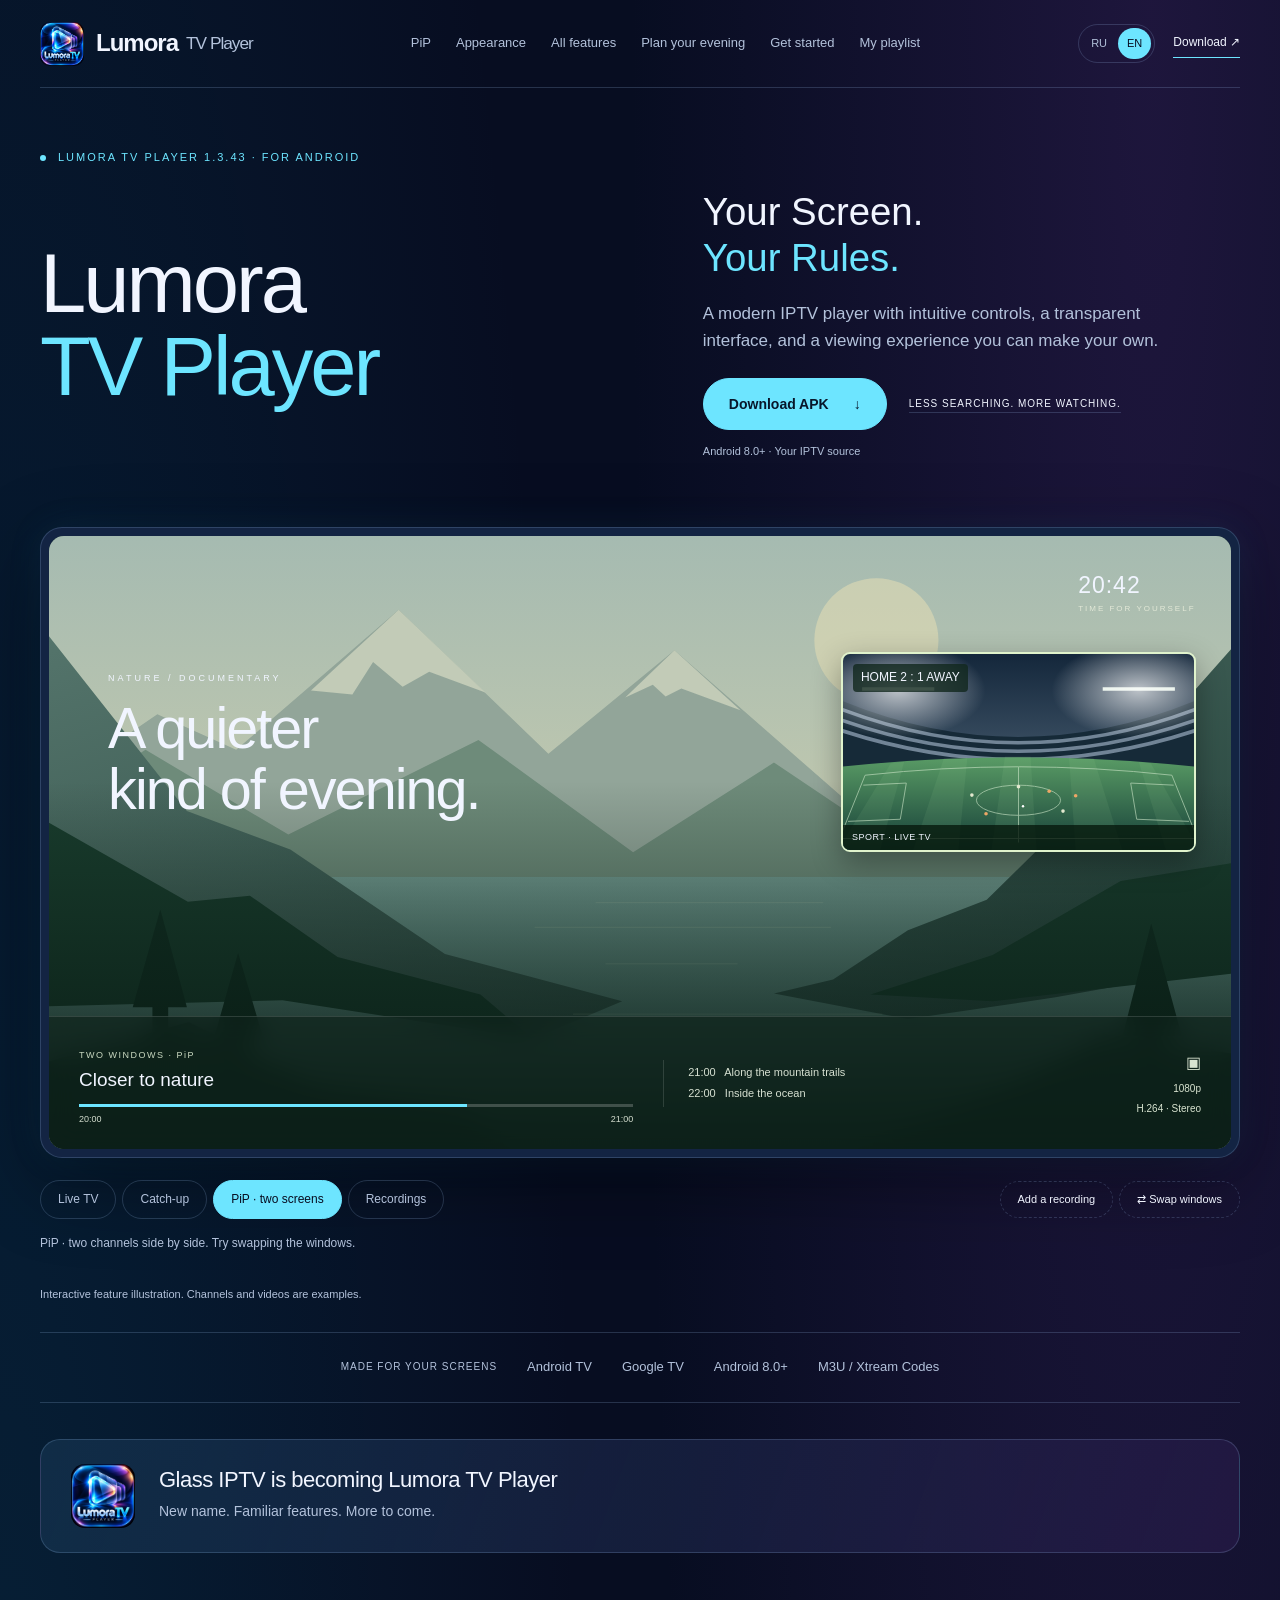
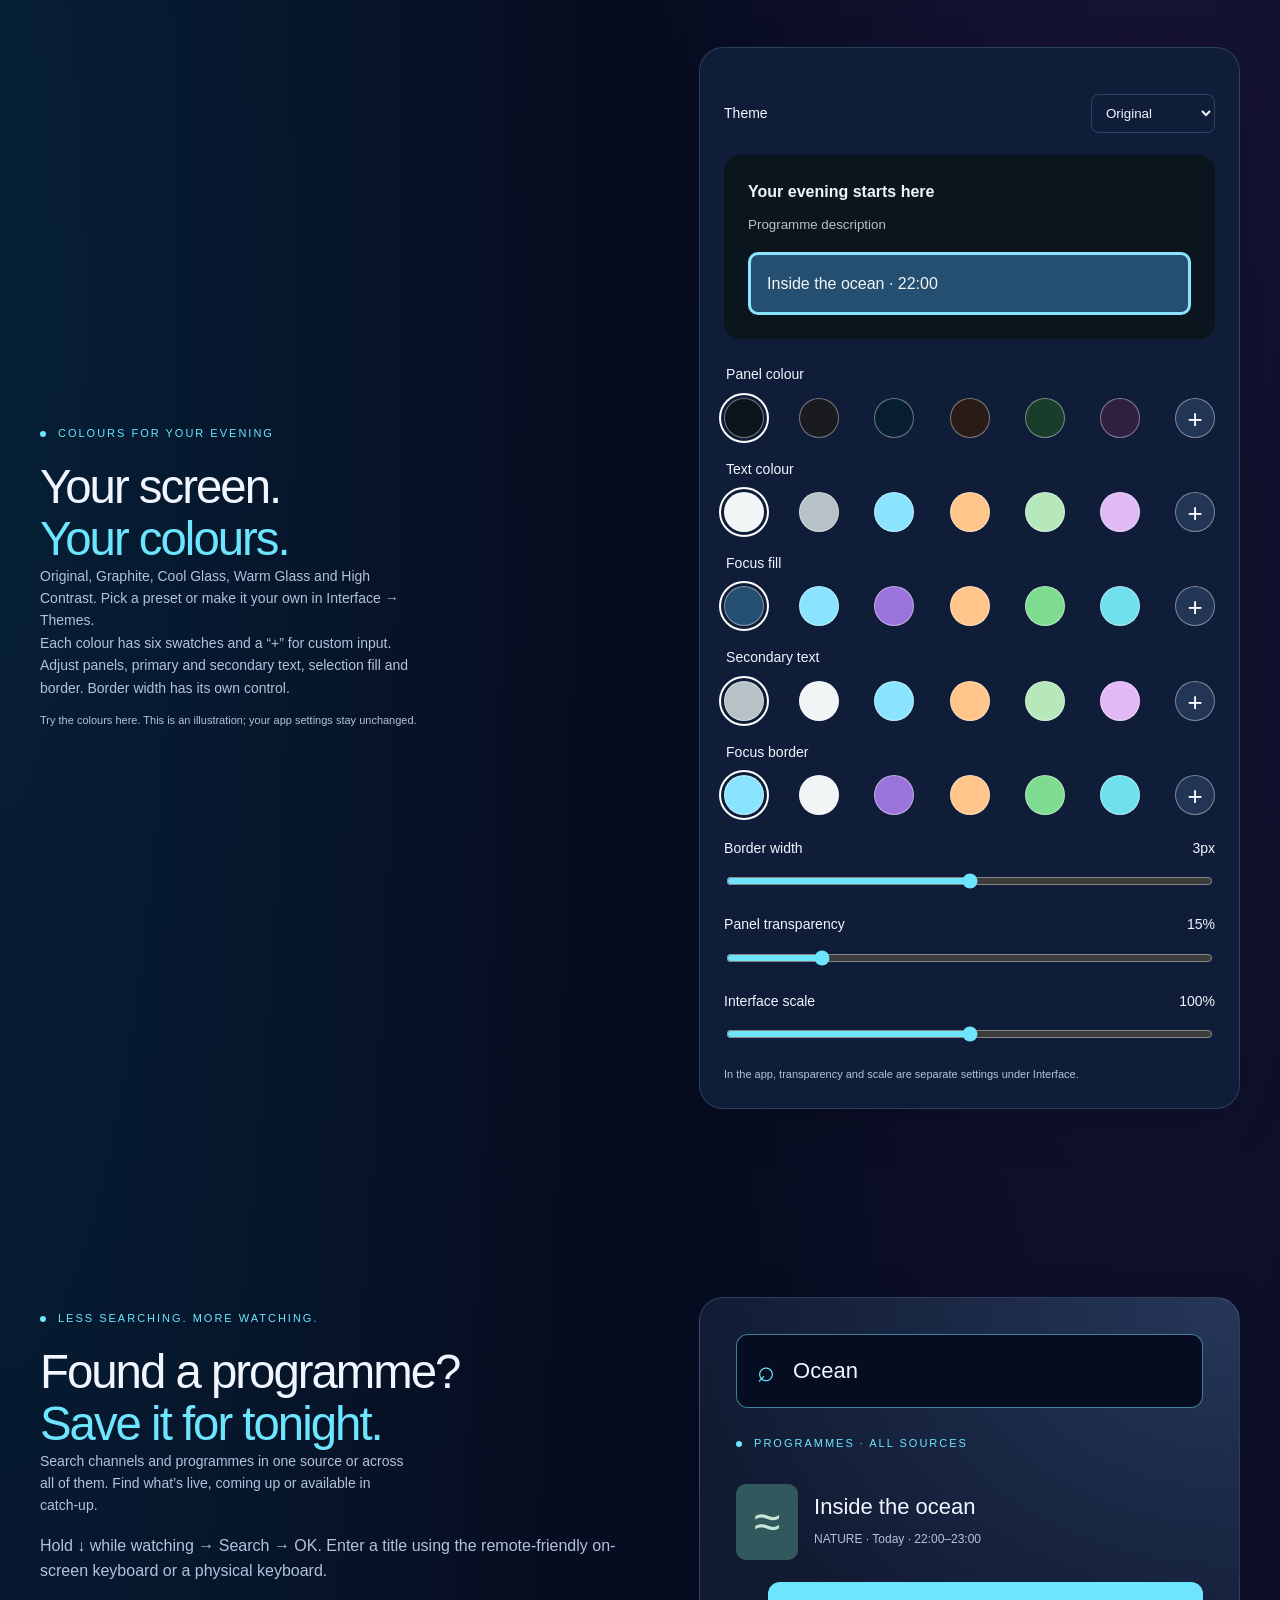
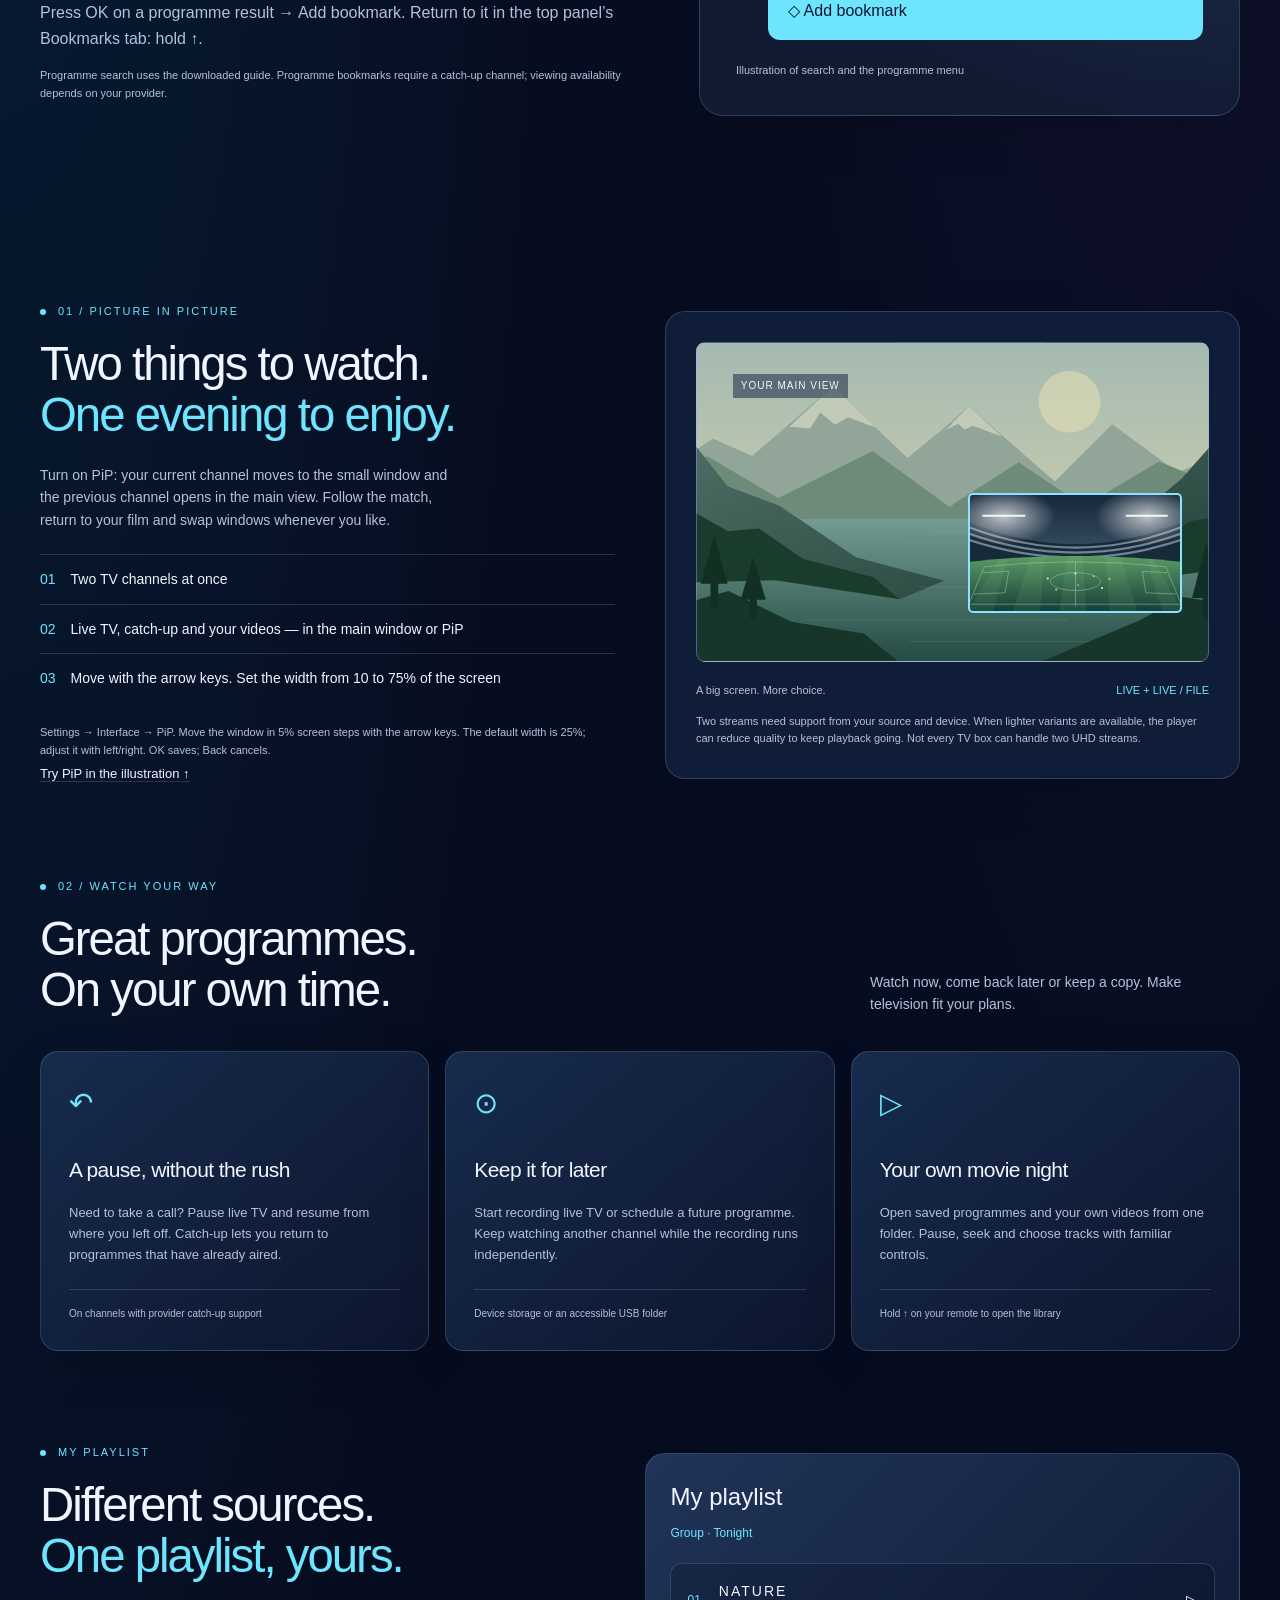
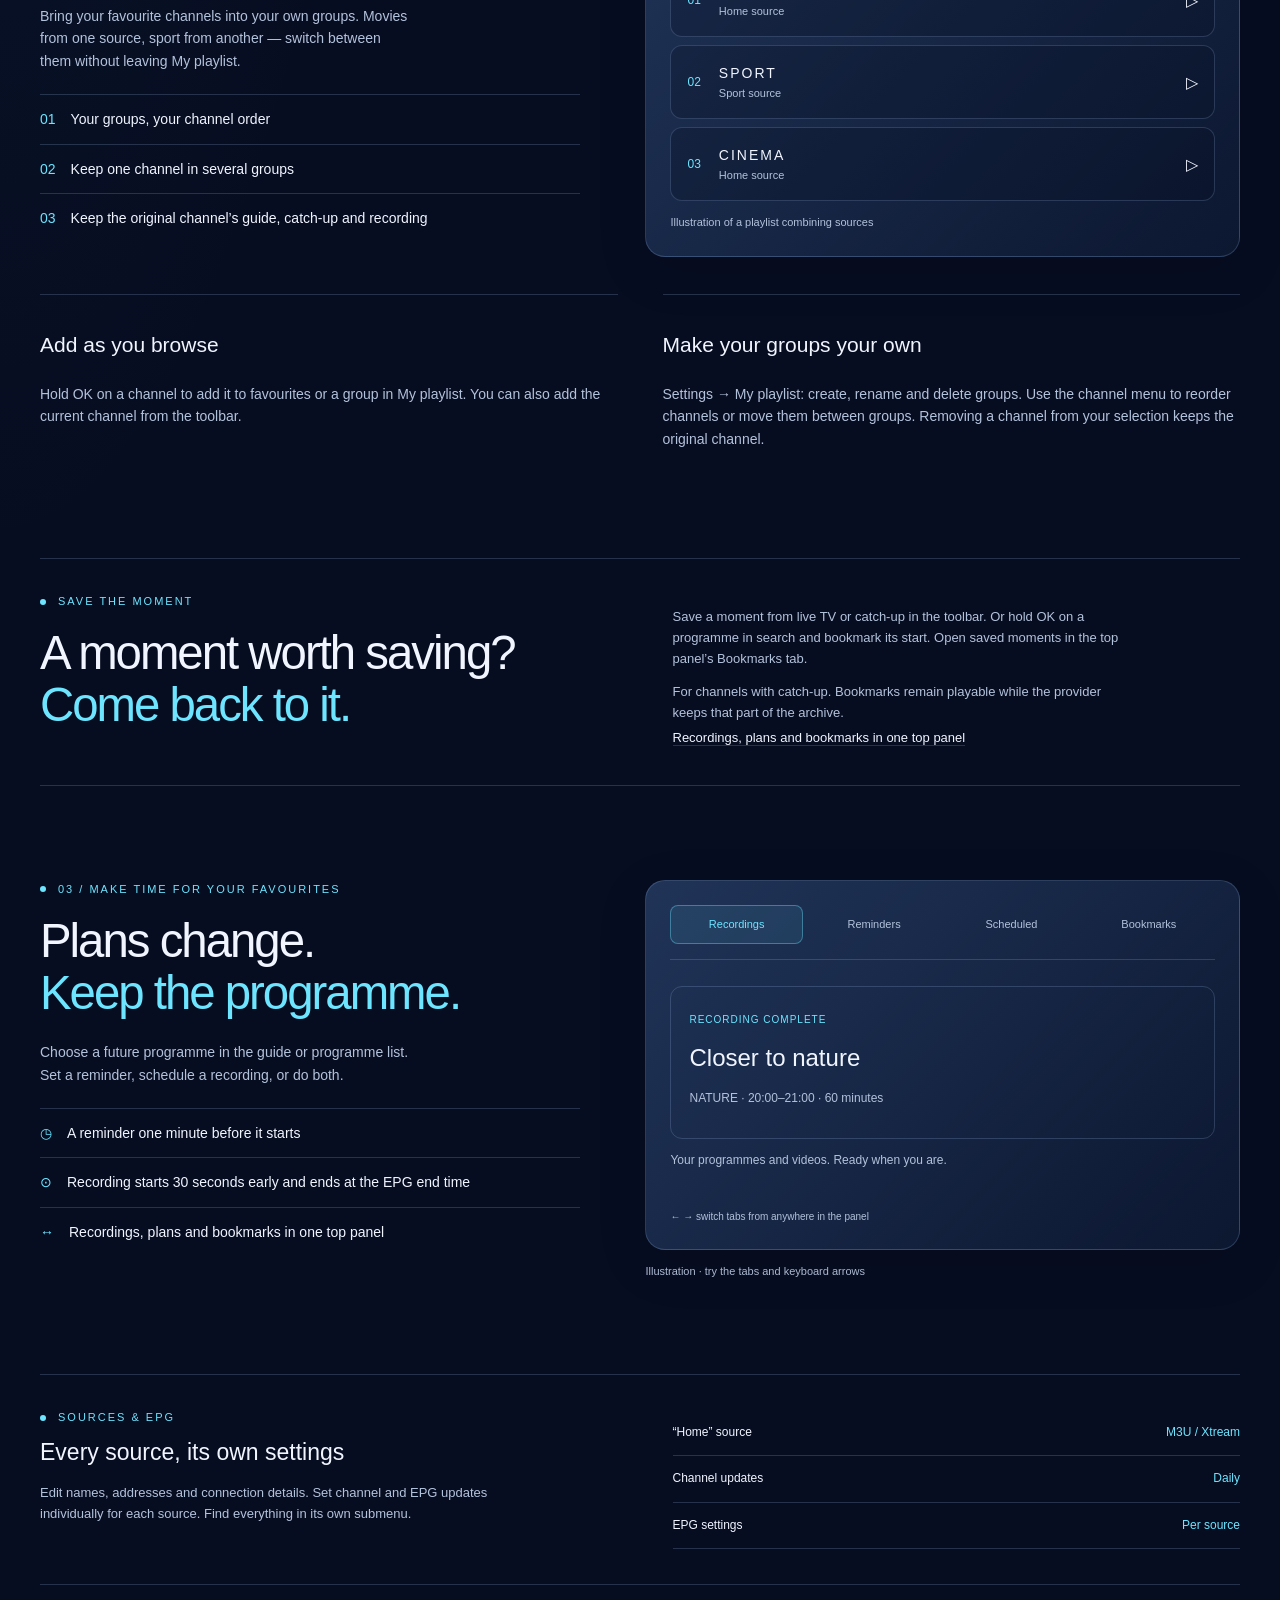
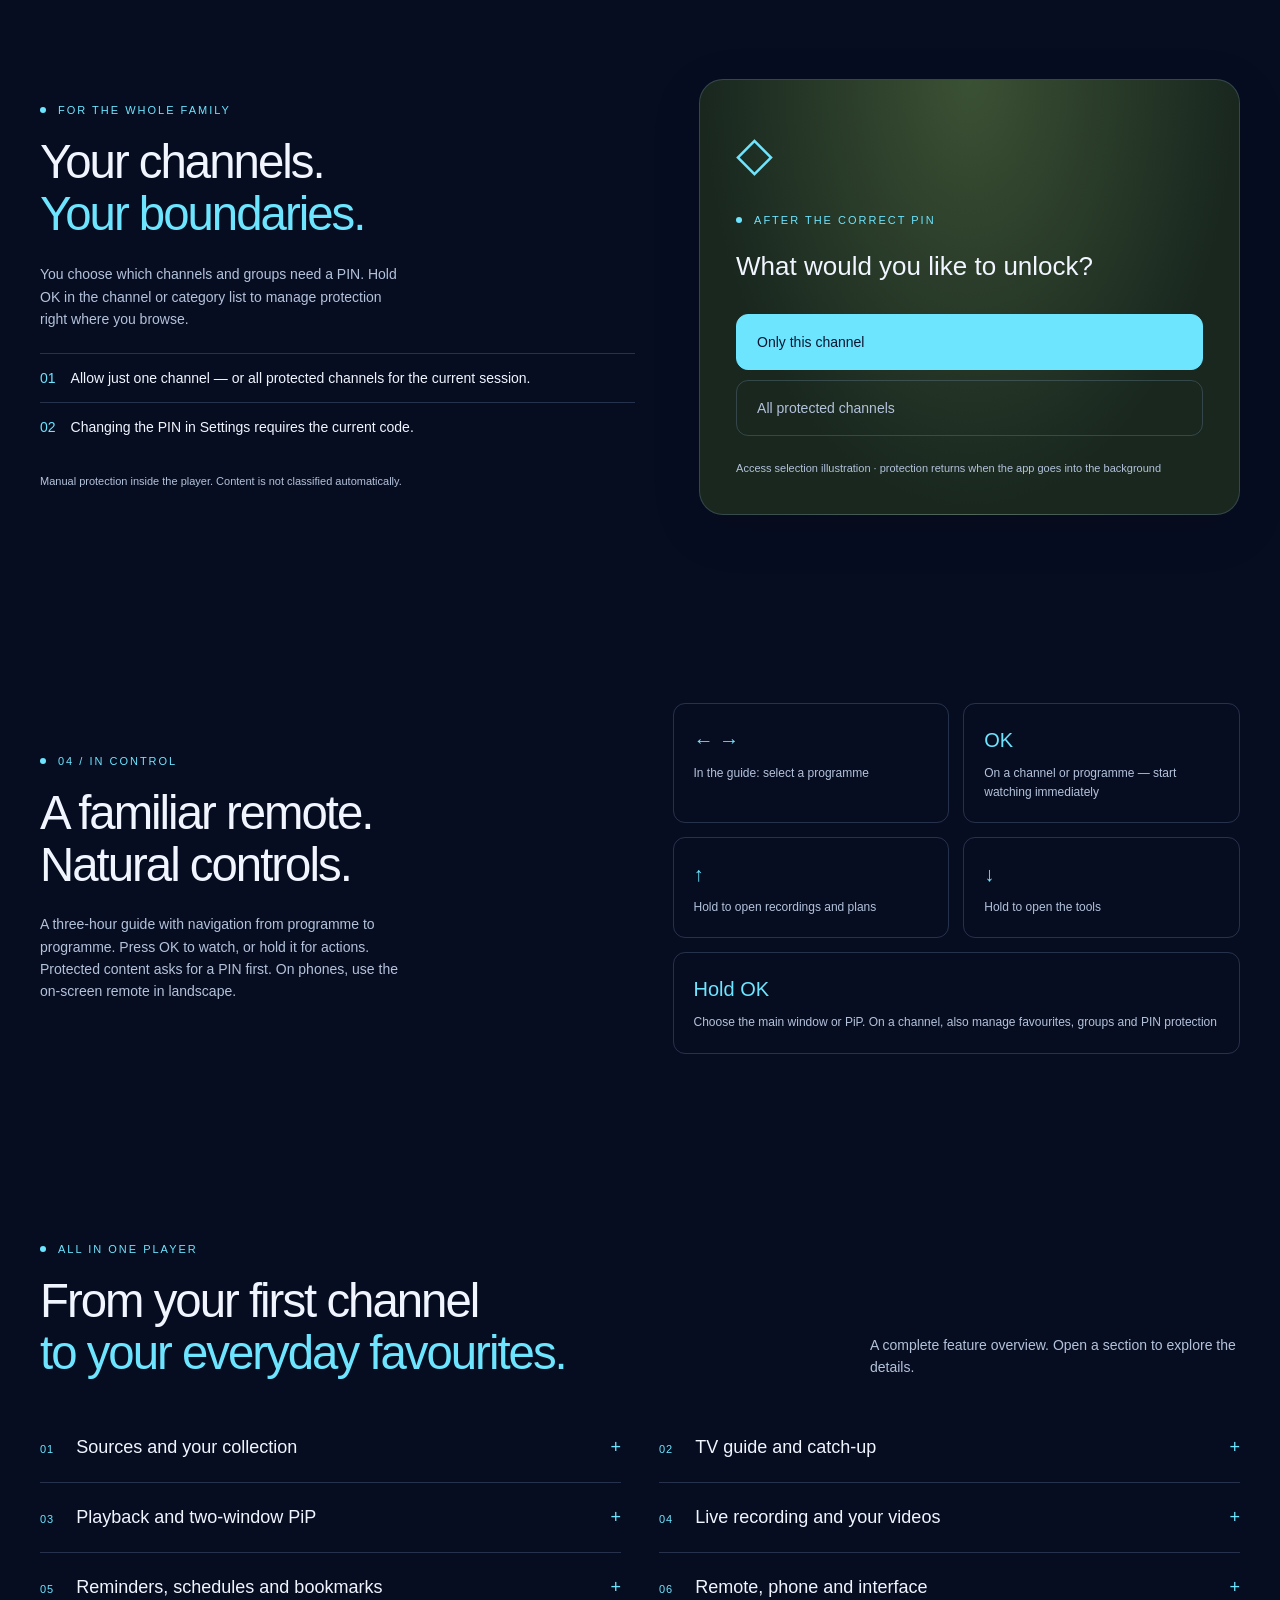
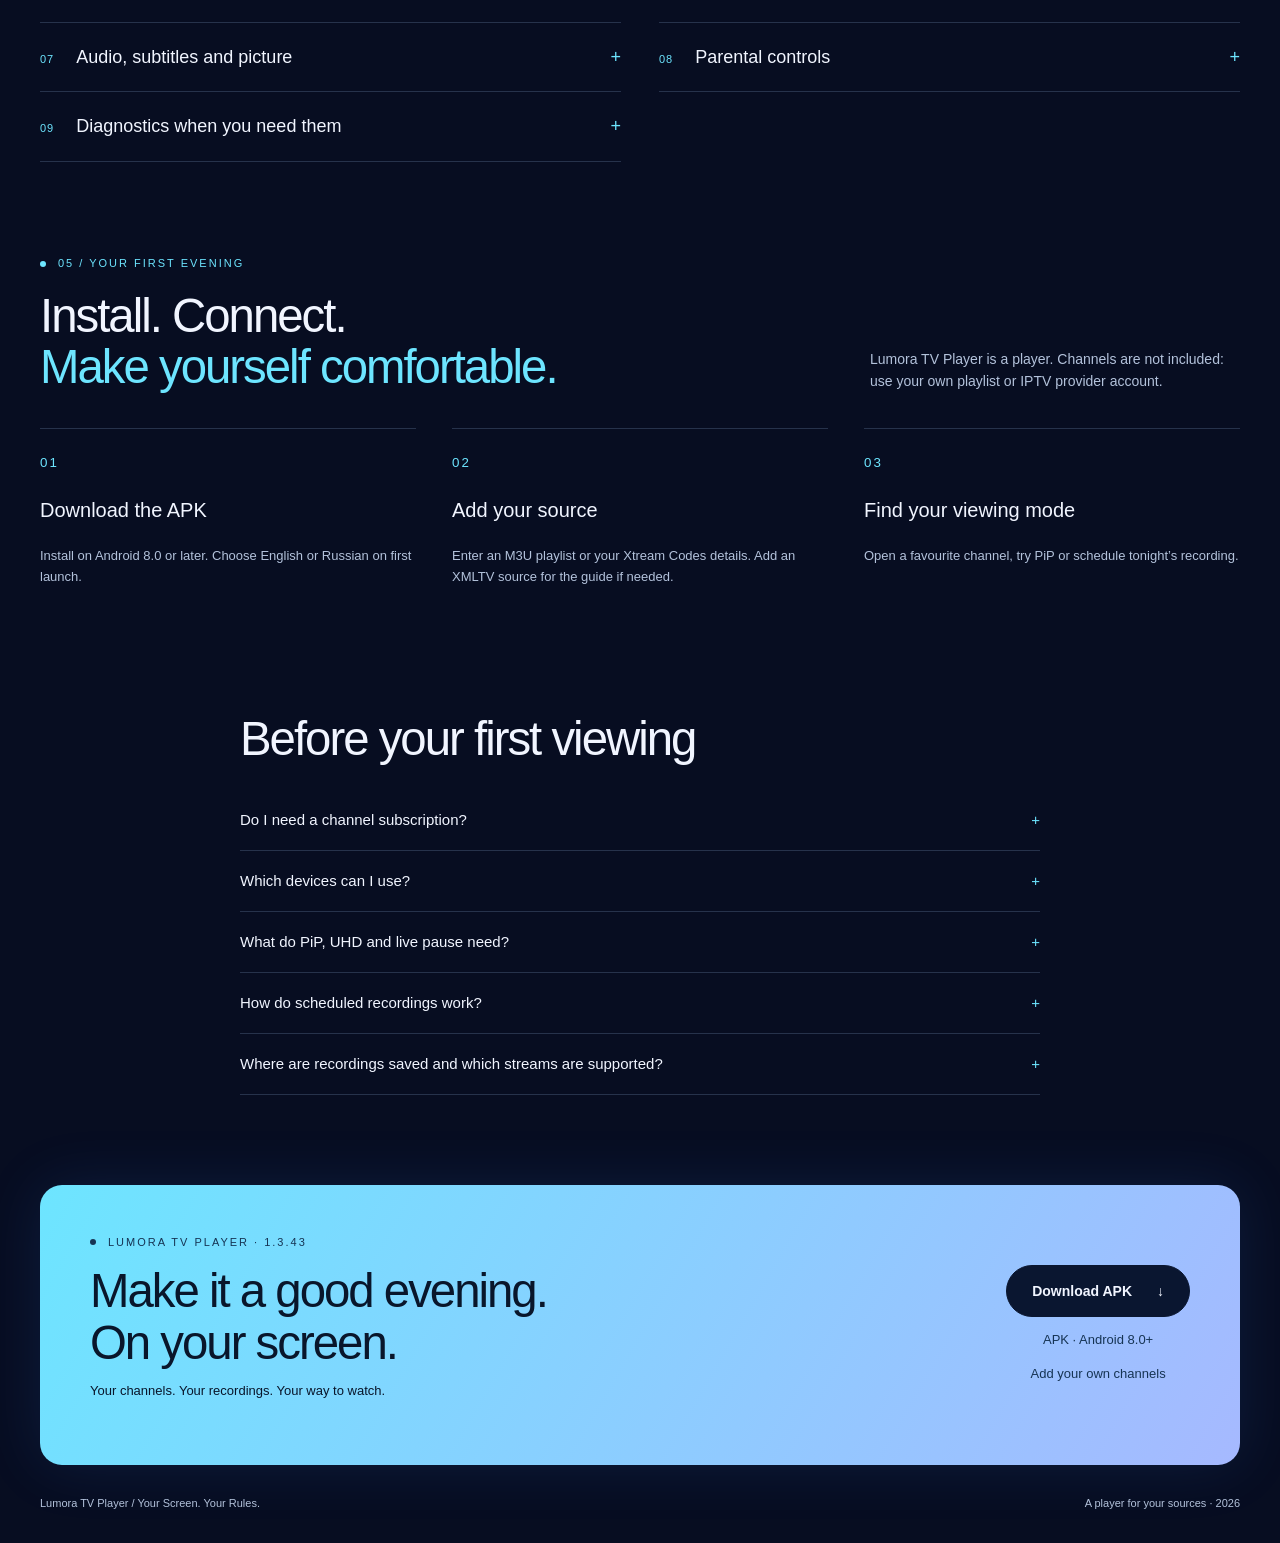
<file: en.html>
<!-- Generated by tools/Build-PromoLocales.cjs. Edit index.html and translations.js. -->
<!DOCTYPE html><html lang="en" data-page-language="en"><head><meta charset="utf-8"><meta name="viewport" content="width=device-width,initial-scale=1"><meta name="theme-color" content="#070d21"><meta name="description" content="Lumora TV Player for Android TV: your playlists, two-window PiP, catch-up, scheduled recordings and PIN protection. Download the APK and watch your way."><link rel="icon" href="assets/lumora-icon.png"><title>Lumora TV Player — Your Screen. Your Rules.</title><link rel="stylesheet" href="style.css?v=web-rebrand-01"><link rel="stylesheet" href="editorial.css?v=web-rebrand-02"><script src="translations.js?v=web-rebrand-01" defer=""></script><script src="app.js?v=web-rebrand-01" defer=""></script><link rel="alternate" hreflang="ru" href="https://ggv1975yendt.github.io/LumoraTVPlayer/"><link rel="alternate" hreflang="en" href="https://ggv1975yendt.github.io/LumoraTVPlayer/en.html"><link rel="alternate" hreflang="x-default" href="https://ggv1975yendt.github.io/LumoraTVPlayer/"><link rel="canonical" href="https://ggv1975yendt.github.io/LumoraTVPlayer/en.html"><link rel="apple-touch-icon" href="assets/lumora-icon.png"><link rel="manifest" href="site.webmanifest">
<meta property="og:type" content="website"><meta property="og:site_name" content="Lumora TV Player"><meta property="og:url" content="https://ggv1975yendt.github.io/LumoraTVPlayer/en.html"><meta property="og:locale" content="en_US"><meta property="og:locale:alternate" content="ru_RU"><meta property="og:title" content="Lumora TV Player — Your Screen. Your Rules."><meta property="og:description" content="Lumora TV Player for Android TV: your playlists, two-window PiP, catch-up, scheduled recordings and PIN protection. Download the APK and watch your way."><meta property="og:image" content="https://ggv1975yendt.github.io/LumoraTVPlayer/assets/lumora-icon.png"><meta property="og:image:alt" content="Lumora TV Player"><meta name="twitter:card" content="summary"><meta name="twitter:title" content="Lumora TV Player — Your Screen. Your Rules."><meta name="twitter:description" content="Lumora TV Player for Android TV: your playlists, two-window PiP, catch-up, scheduled recordings and PIN protection. Download the APK and watch your way."><meta name="twitter:image" content="https://ggv1975yendt.github.io/LumoraTVPlayer/assets/lumora-icon.png">
</head>
<body><a class="skip" href="#main" data-i18n="skip">Skip to content</a>
<header class="header wrap"><a class="brand" href="#main" aria-label="Lumora TV Player"><img class="brand-art" src="assets/lumora-icon.png" width="44" height="44" alt=""><b>Lumora</b> <span>TV Player</span></a><nav aria-label="Navigation" data-i18n-aria="navigation"><a href="#pip">PiP</a><a href="#appearance" data-i18n="themeNav">Appearance</a><a href="#all-features" data-i18n="catalogNav">All features</a><a href="#planning" data-i18n="planningNav">Plan your evening</a><a href="#start" data-i18n="startNav">Get started</a><a href="#personal" data-i18n="navPersonal">My playlist</a></nav><div class="header-right"><div class="languages" role="group" aria-label="Язык / Language"><button type="button" data-lang="ru" lang="ru" aria-pressed="false">RU</button><button type="button" data-lang="en" lang="en" aria-pressed="true">EN</button></div><a class="header-cta" href="#download" data-i18n="headerDownload">Download ↗</a></div></header>
<main id="main"><section class="hero wrap" aria-labelledby="hero-title"><div class="hero-editorial"><div class="hero-message"><div class="eyebrow" data-i18n="release">LUMORA TV PLAYER 1.3.43 · FOR ANDROID</div><h1 id="hero-title">Lumora<br><span>TV Player</span></h1><p class="hero-slogan" data-i18n="headline">Your Screen.<br><em>Your Rules.</em></p><p class="hero-intro" data-i18n="intro">A modern IPTV player with intuitive controls, a transparent interface, and a viewing experience you can make your own.</p><div class="actions"><a class="button" href="../releases/Lumora-TV-Player-1.3.43-release.apk" download="Lumora-TV-Player-1.3.43.apk"><span data-i18n="download">Download APK</span><span aria-hidden="true">↓</span></a><a class="text-link" href="#search-story" data-i18n="searchLabel">LESS SEARCHING. MORE WATCHING.</a></div><p class="fine" data-i18n="heroFine">Android 8.0+ · Your IPTV source</p></div></div>
<div class="showcase" id="demo"><div class="screen" role="img" aria-label="Illustration of Lumora TV Player viewing modes" data-i18n-aria="screenAlt"><img class="scene" id="main-scene" src="nature.svg" alt="" width="1200" height="650"><div class="screen-clock">20:42<small data-i18n="screenEvening">TIME FOR YOURSELF</small></div><div class="scene-copy"><small id="scene-kicker">NATURE / DOCUMENTARY</small><strong id="scene-title">A quieter<br>kind of evening.</strong></div><div class="pip-window" id="pip-window"><img id="pip-scene" src="stadium.svg" alt="" width="1200" height="650"><div class="pip-score" id="pip-score">HOME 2 : 1 AWAY</div><div class="pip-tag" id="pip-tag">SPORT · LIVE TV</div></div><div class="screen-info"><div><small id="mode-label">TWO WINDOWS · PiP</small><h3 id="program-title">Closer to nature</h3><div class="progress"><i id="progress-fill" style="width: 70%;"></i></div><div class="time-row"><span id="time-start">20:00</span><span id="time-end">21:00</span></div></div><div class="screen-next"><p data-i18n="next1">21:00 &nbsp; Along the mountain trails</p><p data-i18n="next2">22:00 &nbsp; Inside the ocean</p></div><div class="quality"><b id="mode-symbol">▣</b><br>1080p<br>H.264 · Stereo</div></div></div></div>
<div class="mode-bar"><div class="mode-buttons" role="group" aria-label="Viewing modes" data-i18n-aria="modesAlt"><button type="button" data-mode="live" aria-pressed="false" data-i18n="live">Live TV</button><button type="button" data-mode="archive" aria-pressed="false" data-i18n="archive">Catch-up</button><button type="button" data-mode="pip" aria-pressed="true">PiP · <span data-i18n="twoScreens">two screens</span></button><button type="button" data-mode="recording" aria-pressed="false" data-i18n="recordings">Recordings</button></div><div class="pip-actions" id="pip-actions"><button type="button" id="pip-kind" aria-pressed="false" data-i18n="mixButton">Add a recording</button><button type="button" id="pip-swap" data-i18n="swapButton">⇄ Swap windows</button></div></div><p class="demo-caption" id="demo-caption" aria-live="polite">PiP · two channels side by side. Try swapping the windows.</p><p class="fine" data-i18n="illustration">Interactive feature illustration. Channels and videos are examples.</p>
<div class="platforms"><small data-i18n="madeFor">MADE FOR YOUR SCREENS</small><span>Android TV</span><span>Google TV</span><span>Android 8.0+</span><span>M3U / Xtream Codes</span></div></section>
<aside class="rebrand-note wrap" id="rebrand" aria-labelledby="rebrand-title"><img src="assets/lumora-icon.png" width="64" height="64" alt=""><div><h2 id="rebrand-title" data-i18n="rebrandTitle">Glass IPTV is becoming Lumora TV Player</h2><p data-i18n="rebrandCopy">New name. Familiar features. More to come.</p></div></aside>
<section class="section wrap" id="appearance"><div class="search-story"><div><div class="eyebrow" data-i18n="themeLabel">COLOURS FOR YOUR EVENING</div><h2 data-i18n="themeTitle">Your screen.<br><em>Your colours.</em></h2><p class="body-copy" data-i18n="themeCopy">Original, Graphite, Cool Glass, Warm Glass and High Contrast. Pick a preset or make it your own in Interface → Themes.</p><p class="body-copy" data-i18n="themeDetail">Each colour has six swatches and a “+” for custom input. Adjust panels, primary and secondary text, selection fill and border. Border width has its own control.</p><p class="fine" data-i18n="themeHint">Try the colours here. This is an illustration; your app settings stay unchanged.</p></div><div class="theme-demo"><label class="theme-setting"><span data-i18n="themePreset">Theme</span><select id="theme-preset"><option value="0" data-i18n="themeOriginal">Original</option><option value="1" data-i18n="themeGraphite">Graphite</option><option value="2" data-i18n="themeCool">Cool Glass</option><option value="3" data-i18n="themeWarm">Warm Glass</option><option value="4" data-i18n="themeContrast">High Contrast</option><option value="5" data-i18n="themeCustomName">Custom</option></select></label><div id="theme-preview"><strong data-i18n="themeDemoTitle">Your evening starts here</strong><small class="theme-secondary" data-i18n="themeSampleSecondary">Programme description</small><p data-i18n="themeDemoItem">Inside the ocean · 22:00</p></div><fieldset class="colour-row"><legend data-i18n="themePanel">Panel colour</legend><div class="swatch-row"><button type="button" class="swatch" data-colour="panel" data-value="#0b141a" style="--swatch:#0b141a" aria-label="#0b141a" aria-pressed="true"></button><button type="button" class="swatch" data-colour="panel" data-value="#191b20" style="--swatch:#191b20" aria-label="#191b20" aria-pressed="false"></button><button type="button" class="swatch" data-colour="panel" data-value="#071e30" style="--swatch:#071e30" aria-label="#071e30" aria-pressed="false"></button><button type="button" class="swatch" data-colour="panel" data-value="#291c17" style="--swatch:#291c17" aria-label="#291c17" aria-pressed="false"></button><button type="button" class="swatch" data-colour="panel" data-value="#193d2b" style="--swatch:#193d2b" aria-label="#193d2b" aria-pressed="false"></button><button type="button" class="swatch" data-colour="panel" data-value="#30203f" style="--swatch:#30203f" aria-label="#30203f" aria-pressed="false"></button><label class="custom-swatch"><span aria-hidden="true">+</span><input type="color" data-custom="panel" value="#0b141a" aria-label="Choose a custom colour" data-i18n-aria="themeCustom"></label></div></fieldset><fieldset class="colour-row"><legend data-i18n="themeText">Text colour</legend><div class="swatch-row"><button type="button" class="swatch" data-colour="text" data-value="#f2f5f5" style="--swatch:#f2f5f5" aria-label="#f2f5f5" aria-pressed="true"></button><button type="button" class="swatch" data-colour="text" data-value="#b7c2c7" style="--swatch:#b7c2c7" aria-label="#b7c2c7" aria-pressed="false"></button><button type="button" class="swatch" data-colour="text" data-value="#8be4ff" style="--swatch:#8be4ff" aria-label="#8be4ff" aria-pressed="false"></button><button type="button" class="swatch" data-colour="text" data-value="#ffc58a" style="--swatch:#ffc58a" aria-label="#ffc58a" aria-pressed="false"></button><button type="button" class="swatch" data-colour="text" data-value="#b7e8bb" style="--swatch:#b7e8bb" aria-label="#b7e8bb" aria-pressed="false"></button><button type="button" class="swatch" data-colour="text" data-value="#e1b9f5" style="--swatch:#e1b9f5" aria-label="#e1b9f5" aria-pressed="false"></button><label class="custom-swatch"><span aria-hidden="true">+</span><input type="color" data-custom="text" value="#f2f5f5" aria-label="Choose a custom colour" data-i18n-aria="themeCustom"></label></div></fieldset><fieldset class="colour-row"><legend data-i18n="themeFocus">Focus fill</legend><div class="swatch-row"><button type="button" class="swatch" data-colour="focus" data-value="#254f70" style="--swatch:#254f70" aria-label="#254f70" aria-pressed="true"></button><button type="button" class="swatch" data-colour="focus" data-value="#8be4ff" style="--swatch:#8be4ff" aria-label="#8be4ff" aria-pressed="false"></button><button type="button" class="swatch" data-colour="focus" data-value="#9a74db" style="--swatch:#9a74db" aria-label="#9a74db" aria-pressed="false"></button><button type="button" class="swatch" data-colour="focus" data-value="#ffc58a" style="--swatch:#ffc58a" aria-label="#ffc58a" aria-pressed="false"></button><button type="button" class="swatch" data-colour="focus" data-value="#7edc91" style="--swatch:#7edc91" aria-label="#7edc91" aria-pressed="false"></button><button type="button" class="swatch" data-colour="focus" data-value="#71e0ee" style="--swatch:#71e0ee" aria-label="#71e0ee" aria-pressed="false"></button><label class="custom-swatch"><span aria-hidden="true">+</span><input type="color" data-custom="focus" value="#254f70" aria-label="Choose a custom colour" data-i18n-aria="themeCustom"></label></div></fieldset><fieldset class="colour-row"><legend data-i18n="themeSecondary">Secondary text</legend><div class="swatch-row"><button type="button" class="swatch" data-colour="secondary" data-value="#b7c2c7" style="--swatch:#b7c2c7" aria-label="#b7c2c7" aria-pressed="true"></button><button type="button" class="swatch" data-colour="secondary" data-value="#f2f5f5" style="--swatch:#f2f5f5" aria-label="#f2f5f5" aria-pressed="false"></button><button type="button" class="swatch" data-colour="secondary" data-value="#8be4ff" style="--swatch:#8be4ff" aria-label="#8be4ff" aria-pressed="false"></button><button type="button" class="swatch" data-colour="secondary" data-value="#ffc58a" style="--swatch:#ffc58a" aria-label="#ffc58a" aria-pressed="false"></button><button type="button" class="swatch" data-colour="secondary" data-value="#b7e8bb" style="--swatch:#b7e8bb" aria-label="#b7e8bb" aria-pressed="false"></button><button type="button" class="swatch" data-colour="secondary" data-value="#e1b9f5" style="--swatch:#e1b9f5" aria-label="#e1b9f5" aria-pressed="false"></button><label class="custom-swatch"><span aria-hidden="true">+</span><input type="color" data-custom="secondary" value="#b7c2c7" aria-label="Choose a custom colour" data-i18n-aria="themeCustom"></label></div></fieldset><fieldset class="colour-row"><legend data-i18n="themeBorder">Focus border</legend><div class="swatch-row"><button type="button" class="swatch" data-colour="border" data-value="#8be4ff" style="--swatch:#8be4ff" aria-label="#8be4ff" aria-pressed="true"></button><button type="button" class="swatch" data-colour="border" data-value="#f2f5f5" style="--swatch:#f2f5f5" aria-label="#f2f5f5" aria-pressed="false"></button><button type="button" class="swatch" data-colour="border" data-value="#9a74db" style="--swatch:#9a74db" aria-label="#9a74db" aria-pressed="false"></button><button type="button" class="swatch" data-colour="border" data-value="#ffc58a" style="--swatch:#ffc58a" aria-label="#ffc58a" aria-pressed="false"></button><button type="button" class="swatch" data-colour="border" data-value="#7edc91" style="--swatch:#7edc91" aria-label="#7edc91" aria-pressed="false"></button><button type="button" class="swatch" data-colour="border" data-value="#71e0ee" style="--swatch:#71e0ee" aria-label="#71e0ee" aria-pressed="false"></button><label class="custom-swatch"><span aria-hidden="true">+</span><input type="color" data-custom="border" value="#8be4ff" aria-label="Choose a custom colour" data-i18n-aria="themeCustom"></label></div></fieldset><label class="theme-setting" for="theme-width"><span data-i18n="themeWidth">Border width</span><output id="theme-width-value">3px</output><input id="theme-width" type="range" min="1" max="5" value="3" data-unit="px"></label><label class="theme-setting" for="theme-opacity"><span data-i18n="themeOpacity">Panel transparency</span><output id="theme-opacity-value">15%</output><input id="theme-opacity" type="range" min="0" max="80" value="15" data-unit="%"></label><label class="theme-setting" for="theme-scale"><span data-i18n="themeScale">Interface scale</span><output id="theme-scale-value">100%</output><input id="theme-scale" type="range" min="80" max="120" value="100" data-unit="%"></label><p class="fine" data-i18n="themeSeparate">In the app, transparency and scale are separate settings under Interface.</p></div></div></section>
<section class="section wrap" id="search-story"><div class="search-story"><div><div class="eyebrow" data-i18n="searchLabel">LESS SEARCHING. MORE WATCHING.</div><h2 data-i18n="searchTitle">Found a programme?<br><em>Save it for tonight.</em></h2><p class="body-copy" data-i18n="searchCopy">Search channels and programmes in one source or across all of them. Find what’s live, coming up or available in catch-up.</p><p data-i18n="searchRoute">Hold ↓ while watching → Search → OK. Enter a title using the remote-friendly on-screen keyboard or a physical keyboard.</p><p data-i18n="searchSave">Press OK on a programme result → Add bookmark. Return to it in the top panel’s Bookmarks tab: hold ↑.</p><p class="fine" data-i18n="searchLimit">Programme search uses the downloaded guide. Programme bookmarks require a catch-up channel; viewing availability depends on your provider.</p></div><figure class="search-preview"><div class="search-field"><span aria-hidden="true">⌕</span><span data-i18n="searchQuery">Ocean</span></div><p class="eyebrow" data-i18n="searchScope">PROGRAMMES · ALL SOURCES</p><div class="search-result"><span class="search-art" aria-hidden="true">≈</span><div><strong data-i18n="searchResult">Inside the ocean</strong><p data-i18n="searchMeta">NATURE · Today · 22:00–23:00</p></div></div><div class="bookmark-preview" data-i18n="searchAction">◇ Add bookmark</div><figcaption class="fine" data-i18n="searchIllustration">Illustration of search and the programme menu</figcaption></figure></div></section>
<section class="section wrap" id="pip"><div class="pip-story"><div><div class="eyebrow">01 / PICTURE IN PICTURE</div><h2 data-i18n="pipTitle">Two things to watch.<br><em>One evening to enjoy.</em></h2><p class="body-copy" data-i18n="pipCopy">Turn on PiP: your current channel moves to the small window and the previous channel opens in the main view. Follow the match, return to your film and swap windows whenever you like.</p><ul class="benefits"><li><span>01</span><span data-i18n="pip1">Two TV channels at once</span></li><li><span>02</span><span data-i18n="pip2">Live TV, catch-up and your videos — in the main window or PiP</span></li><li><span>03</span><span data-i18n="pip3">Move with the arrow keys. Set the width from 10 to 75% of the screen</span></li></ul><p class="fine" data-i18n="pipSetup">Settings → Interface → PiP. Move the window in 5% screen steps with the arrow keys. The default width is 25%; adjust it with left/right. OK saves; Back cancels.</p><a class="text-link" href="#demo" id="try-pip" data-i18n="tryPip">Try PiP in the illustration ↑</a></div><div class="visual-card"><div class="mini-tv" role="img" aria-label="Illustration of two viewing windows" data-i18n-aria="miniAlt"><span class="mini-label" data-i18n="mainView">YOUR MAIN VIEW</span><div class="mini-pip"></div></div><div class="visual-foot"><span data-i18n="pipFooter">A big screen. More choice.</span><strong>LIVE + LIVE / FILE</strong></div><p class="fine" data-i18n="pipLimit">Two streams need support from your source and device. When lighter variants are available, the player can reduce quality to keep playback going. Not every TV box can handle two UHD streams.</p></div></div></section>
<section class="wrap" id="features"><div class="section-heading"><div><div class="eyebrow" data-i18n="featuresLabel">02 / WATCH YOUR WAY</div><h2 data-i18n="featuresTitle">Great programmes.<br>On your own time.</h2></div><p data-i18n="featuresCopy">Watch now, come back later or keep a copy. Make television fit your plans.</p></div><div class="cards">
<article class="card"><div class="card-icon" aria-hidden="true">↶</div><h3 data-i18n="archiveTitle">A pause, without the rush</h3><p data-i18n="archiveCopy">Need to take a call? Pause live TV and resume from where you left off. Catch-up lets you return to programmes that have already aired.</p><div class="card-note" data-i18n="archiveNote">On channels with provider catch-up support</div></article>
<article class="card"><div class="card-icon" aria-hidden="true">⊙</div><h3 data-i18n="recordTitle">Keep it for later</h3><p data-i18n="recordCopy">Start recording live TV or schedule a future programme. Keep watching another channel while the recording runs independently.</p><div class="card-note" data-i18n="recordNote">Device storage or an accessible USB folder</div></article>
<article class="card"><div class="card-icon" aria-hidden="true">▷</div><h3 data-i18n="filesTitle">Your own movie night</h3><p data-i18n="filesCopy">Open saved programmes and your own videos from one folder. Pause, seek and choose tracks with familiar controls.</p><div class="card-note" data-i18n="filesNote">Hold ↑ on your remote to open the library</div></article></div></section>
<section class="section wrap" id="personal"><div class="planning-grid"><div><div class="eyebrow" data-i18n="personalNew">MY PLAYLIST</div><h2 data-i18n="personalTitle">Different sources.<br><em>One playlist, yours.</em></h2><p class="body-copy" data-i18n="personalCopy">Bring your favourite channels into your own groups. Movies from one source, sport from another — switch between them without leaving My playlist.</p><ul class="benefits"><li><span>01</span><span data-i18n="personalBenefit1">Your groups, your channel order</span></li><li><span>02</span><span data-i18n="personalBenefit2">Keep one channel in several groups</span></li><li><span>03</span><span data-i18n="personalBenefit3">Keep the original channel’s guide, catch-up and recording</span></li></ul></div><div class="library personal-demo"><h3 data-i18n="personalDemoTitle">My playlist</h3><p class="personal-group" data-i18n="personalDemoGroup">Group · Tonight</p><div class="personal-channel"><span class="personal-number">01</span><div><strong>NATURE</strong><span data-i18n="personalSourceA">Home source</span></div><span aria-hidden="true">▷</span></div><div class="personal-channel"><span class="personal-number">02</span><div><strong>SPORT</strong><span data-i18n="personalSourceB">Sport source</span></div><span aria-hidden="true">▷</span></div><div class="personal-channel"><span class="personal-number">03</span><div><strong>CINEMA</strong><span data-i18n="personalSourceA">Home source</span></div><span aria-hidden="true">▷</span></div><p class="fine" data-i18n="personalDemoHint">Illustration of a playlist combining sources</p></div></div><div class="personal-how"><article><h3 data-i18n="personalAddTitle">Add as you browse</h3><p data-i18n="personalAddCopy">Hold OK on a channel to add it to favourites or a group in My playlist. You can also add the current channel from the toolbar.</p></article><article><h3 data-i18n="personalEditTitle">Make your groups your own</h3><p data-i18n="personalEditCopy">Settings → My playlist: create, rename and delete groups. Use the channel menu to reorder channels or move them between groups. Removing a channel from your selection keeps the original channel.</p></article></div></section><section class="settings-story wrap" id="bookmarks"><div><div class="eyebrow" data-i18n="bookmarkLabel">SAVE THE MOMENT</div><h2 data-i18n="bookmarkTitle">A moment worth saving?<br><em>Come back to it.</em></h2></div><div><p data-i18n="bookmarkCopy">Save a moment from live TV or catch-up in the toolbar. Or hold OK on a programme in search and bookmark its start. Open saved moments in the top panel’s Bookmarks tab.</p><p class="fine" data-i18n="bookmarkHint">For channels with catch-up. Bookmarks remain playable while the provider keeps that part of the archive.</p><a class="text-link" href="#planning" data-i18n="plan3">Recordings, plans and bookmarks in one top panel</a></div></section><section class="section wrap" id="planning"><div class="planning-grid"><div><div class="eyebrow" data-i18n="planLabel">03 / MAKE TIME FOR YOUR FAVOURITES</div><h2 data-i18n="planTitle">Plans change.<br><em>Keep the programme.</em></h2><p class="body-copy" data-i18n="planCopy">Choose a future programme in the guide or programme list. Set a reminder, schedule a recording, or do both.</p><ul class="benefits"><li><span>◷</span><span data-i18n="plan1">A reminder one minute before it starts</span></li><li><span>⊙</span><span data-i18n="plan2">Recording starts 30 seconds early and ends at the EPG end time</span></li><li><span>↔</span><span data-i18n="plan3">Recordings, plans and bookmarks in one top panel</span></li></ul></div><div><div class="library" id="library-demo"><div class="library-tabs" role="tablist" aria-label="Top panel" data-i18n-aria="libraryAlt"><button type="button" role="tab" id="library-tab-0" aria-controls="library-panel-0" aria-selected="true" tabindex="0" data-library="0" data-i18n="tab0">Recordings</button><button type="button" role="tab" id="library-tab-1" aria-controls="library-panel-1" aria-selected="false" tabindex="-1" data-library="1" data-i18n="tab1">Reminders</button><button type="button" role="tab" id="library-tab-2" aria-controls="library-panel-2" aria-selected="false" tabindex="-1" data-library="2" data-i18n="tab2">Scheduled</button><button type="button" role="tab" id="library-tab-3" aria-controls="library-panel-3" aria-selected="false" tabindex="-1" data-library="3" data-i18n="tab3">Bookmarks</button></div><div class="library-panel" id="library-panel-0" role="tabpanel" aria-labelledby="library-tab-0" tabindex="0"><div class="library-row"><small data-i18n="saved">RECORDING COMPLETE</small><h3 data-i18n="nature">Closer to nature</h3><p data-i18n="savedMeta">NATURE · 20:00–21:00 · 60 minutes</p></div><p data-i18n="savedCopy">Your programmes and videos. Ready when you are.</p></div><div class="library-panel" id="library-panel-1" role="tabpanel" aria-labelledby="library-tab-1" tabindex="0" hidden=""><div class="reminder"><small data-i18n="remind">STARTING SOON · 21:00</small><h3 data-i18n="trails">Along the mountain trails</h3><span data-i18n="remindActions">Switch channel · Dismiss</span></div><p data-i18n="remindCopy">A centred popup in the app. A notification in the background.</p></div><div class="library-panel" id="library-panel-2" role="tabpanel" aria-labelledby="library-tab-2" tabindex="0" hidden=""><div class="library-row"><small data-i18n="waiting">SCHEDULED</small><h3 data-i18n="ocean">Inside the ocean</h3><p data-i18n="scheduledMeta">NATURE · Today · 22:00–23:00</p></div><p data-i18n="scheduledCopy">A programme at 22:00? Recording starts at 21:59:30. Cancel an upcoming plan anytime.</p></div><div class="library-panel" id="library-panel-3" role="tabpanel" aria-labelledby="library-tab-3" tabindex="0" hidden=""><div class="library-row"><small data-i18n="bookmarkLabel">SAVE THE MOMENT</small><h3 data-i18n="nature">Closer to nature</h3><p data-i18n="bookmarkMeta">NATURE · Closer to nature · 20:42</p><span data-i18n="bookmarkActions">Open · Delete</span></div><p data-i18n="bookmarkSaved">Bookmarks survive app restarts. Protected channels require a PIN.</p></div><p class="library-hint" data-i18n="tabHint">← → switch tabs from anywhere in the panel</p></div><p class="fine" data-i18n="libraryDemo">Illustration · try the tabs and keyboard arrows</p></div></div></section>
<section class="settings-story wrap"><div><div class="eyebrow" data-i18n="newLabel">SOURCES &amp; EPG</div><h3 data-i18n="settingsTitle">Every source, its own settings</h3><p data-i18n="settingsCopy">Edit names, addresses and connection details. Set channel and EPG updates individually for each source. Find everything in its own submenu.</p></div><div class="settings-example"><div><span data-i18n="exampleSource">“Home” source</span><b>M3U / Xtream</b></div><div><span data-i18n="exampleUpdate">Channel updates</span><b data-i18n="daily">Daily</b></div><div><span data-i18n="exampleEpg">EPG settings</span><b data-i18n="individual">Per source</b></div></div></section>
<section class="section wrap" id="family"><div class="family-grid"><div><div class="eyebrow" data-i18n="familyLabel">FOR THE WHOLE FAMILY</div><h2 data-i18n="familyTitle">Your channels.<br><em>Your boundaries.</em></h2><p class="body-copy" data-i18n="familyCopy">You choose which channels and groups need a PIN. Hold OK in the channel or category list to manage protection right where you browse.</p><ul class="benefits"><li><span>01</span><span data-i18n="familyOne">Allow just one channel — or all protected channels for the current session.</span></li><li><span>02</span><span data-i18n="familyTwo">Changing the PIN in Settings requires the current code.</span></li></ul><p class="fine" data-i18n="familyHint">Manual protection inside the player. Content is not classified automatically.</p></div><div class="access-preview"><span class="lock-mark" aria-hidden="true">◇</span><div class="eyebrow" data-i18n="familyPreview">After the correct PIN</div><h3 data-i18n="familyQuestion">What would you like to unlock?</h3><div class="access-option chosen" data-i18n="familyChannel">Only this channel</div><div class="access-option" data-i18n="familyAll">All protected channels</div><p class="fine" data-i18n="familyCaption">Access selection illustration · protection returns when the app goes into the background</p></div></div></section>
<section class="section wrap" id="controls"><div class="controls-grid"><div><div class="eyebrow" data-i18n="controlsLabel">04 / IN CONTROL</div><h2 data-i18n="controlsTitle">A familiar remote.<br>Natural controls.</h2><p class="body-copy" style="margin-top:23px" data-i18n="controlsCopy">A three-hour guide with navigation from programme to programme. Press OK to watch, or hold it for actions. Protected content asks for a PIN first. On phones, use the on-screen remote in landscape.</p></div><div class="keys"><div class="key"><kbd>← →</kbd><p data-i18n="keyGuide">In the guide: select a programme</p></div><div class="key"><kbd>OK</kbd><p data-i18n="keyOk">On a channel or programme — start watching immediately</p></div><div class="key"><kbd>↑</kbd><p data-i18n="keyUp">Hold to open recordings and plans</p></div><div class="key"><kbd>↓</kbd><p data-i18n="keyDown">Hold to open the tools</p></div><div class="key"><kbd data-i18n="holdOkLabel">Hold OK</kbd><p data-i18n="keyHoldOk">Choose the main window or PiP. On a channel, also manage favourites, groups and PIN protection</p></div></div></div></section>
<section class="section wrap" id="all-features"><div class="section-heading"><div><div class="eyebrow" data-i18n="catalogLabel">ALL IN ONE PLAYER</div><h2 data-i18n="catalogTitle">From your first channel<br><em>to your everyday favourites.</em></h2></div><p data-i18n="catalogCopy">A complete feature overview. Open a section to explore the details.</p></div><div class="feature-catalog"><details><summary><span class="catalog-number">01</span><span data-i18n="catalog_sources">Sources and your collection</span></summary><ul><li data-i18n="catalog_sources_0">M3U by URL or file, plus Xtream Codes connections; keep multiple sources in one app.</li><li data-i18n="catalog_sources_1">Categories, favourites, viewing history, and search for channels and programmes.</li><li data-i18n="catalog_sources_2">My Playlist brings selected channels from different sources together. Create and rename groups, reorder channels, move them or remove them from your collection.</li><li data-i18n="catalog_sources_3">For each source: on launch, daily, weekly or manually. Updates are checked when opening or returning to the app, without a background timer.</li></ul></details><details><summary><span class="catalog-number">02</span><span data-i18n="catalog_guide">TV guide and catch-up</span></summary><ul><li data-i18n="catalog_guide_0">XMLTV, including gzip. Each source’s EPG can refresh on launch, daily, weekly or manually, with an optional refresh after channel updates.</li><li data-i18n="catalog_guide_1">A three-hour guide with arrow-key navigation between programmes, descriptions and a programme list for the selected channel.</li><li data-i18n="catalog_guide_2">Catch-up programmes, time selection, pause and seeking. Pause live TV and resume through catch-up when supported by the provider.</li><li data-i18n="catalog_guide_3">Turn off automatic EPG updates for each source while keeping manual refresh available. Disabling updates cancels the corresponding jobs and retries.</li></ul></details><details><summary><span class="catalog-number">03</span><span data-i18n="catalog_windows">Playback and two-window PiP</span></summary><ul><li data-i18n="catalog_windows_0">Open live TV, catch-up or local video in the main window or PiP. Swap windows, hide or close PiP; audio comes from the main window.</li><li data-i18n="catalog_windows_1">Adjust PiP position and size with your remote: 5% steps, a default width of 25%, and a 10–75% range.</li><li data-i18n="catalog_windows_2">Automatic selection of a lighter video variant when playback struggles and one is available. If resources run short, PiP can close to help restore the main view.</li><li data-i18n="catalog_windows_3">When PiP opens, the current channel moves to the small window and the previous channel becomes the main view. Without a previous channel, PiP shows a copy of the current one.</li></ul></details><details><summary><span class="catalog-number">04</span><span data-i18n="catalog_record">Live recording and your videos</span></summary><ul><li data-i18n="catalog_record_0">Start recording manually or schedule a future programme from the guide or programme list. One channel can be recorded independently of what you watch.</li><li data-i18n="catalog_record_1">Movies/GlassIPTV is the default folder; choose another accessible folder, including USB storage. The library lists recordings and other video files found there.</li><li data-i18n="catalog_record_2">Pause, seeking that accelerates while a key is held, tracks and subtitles. Deleting a recording from the library also deletes its file.</li><li data-i18n="catalog_record_3">Manual stops and scheduled endings finalise recordings. Recording supports direct MPEG-TS and unencrypted HLS with TS segments.</li></ul></details><details><summary><span class="catalog-number">05</span><span data-i18n="catalog_plans">Reminders, schedules and bookmarks</span></summary><ul><li data-i18n="catalog_plans_0">Create reminders and scheduled recordings from the guide or programme panel. Reminders appear in the centre of the screen, or as notifications in the background.</li><li data-i18n="catalog_plans_1">Recordings, reminders, scheduled recordings and bookmarks share four tabs in the top panel. Left/right arrows change tabs without moving focus to a tab heading.</li><li data-i18n="catalog_plans_2">Delete reminders and cancel future recordings; expired reminders are removed automatically. Background tasks need an available stream, storage and the relevant Android permissions.</li><li data-i18n="catalog_plans_3">Scheduled recording starts 30 seconds before the programme and ends at its EPG end time. Conflict checks include this lead-in; one channel can be recorded at a time.</li><li data-i18n="catalog_plans_4">Bookmark moments from live TV and catch-up using the toolbar. Open or delete them in the Bookmarks tab; archive availability and PIN protection are checked when opening.</li></ul></details><details><summary><span class="catalog-number">06</span><span data-i18n="catalog_control">Remote, phone and interface</span></summary><ul><li data-i18n="catalog_control_0">Press OK to watch; hold OK for actions and window selection. Hold Up for recordings and plans, or Down for tools.</li><li data-i18n="catalog_control_1">Enter a channel number and switch sources from the same panel; return to the previous view, including video files.</li><li data-i18n="catalog_control_2">Five presets and a custom theme: panel, text and selection colours, plus focus border width. Preview, save or cancel. Transparency and scale remain under Interface.</li><li data-i18n="catalog_control_3">D-pad navigation on TV; touch and text pasting enabled by default on phones. The on-screen remote remains available. D-pad-only mode is available in hidden settings.</li></ul></details><details><summary><span class="catalog-number">07</span><span data-i18n="catalog_audio">Audio, subtitles and picture</span></summary><ul><li data-i18n="catalog_audio_0">Choose audio tracks, subtitles and picture aspect ratio. Select system or software audio decoding manually.</li><li data-i18n="catalog_audio_1">Support for specific video formats, UHD and two simultaneous streams depends on the device, decoder and source.</li></ul></details><details><summary><span class="catalog-number">08</span><span data-i18n="catalog_parental">Parental controls</span></summary><ul><li data-i18n="catalog_parental_0">Protect a channel or category by holding OK. Changing protection requires a PIN even if viewing is already unlocked.</li><li data-i18n="catalog_parental_1">The initial PIN is 0000. Changing it in Settings requires the current code. After verification, unlock one channel or all protected channels for the session.</li><li data-i18n="catalog_parental_2">Access checks also apply when opening PiP. Adult content is not detected automatically, and third-party video files are not classified.</li></ul></details><details><summary><span class="catalog-number">09</span><span data-i18n="catalog_diagnostics">Diagnostics when you need them</span></summary><ul><li data-i18n="catalog_diagnostics_0">Diagnostics are available in hidden settings. Off by default; enable it to investigate an issue, then turn it off. Your choice is saved.</li><li data-i18n="catalog_diagnostics_1">Logs in Download/GlassIPTV include player events, quality variants and decoder errors. Stream addresses and PINs are not recorded.</li><li data-i18n="catalog_diagnostics_2">Bounded logs and batched background writes. Turning diagnostics off finishes the final export and stops the logging worker.</li></ul></details></div></section>
<section class="wrap" id="start"><div class="section-heading"><div><div class="eyebrow" data-i18n="startLabel">05 / YOUR FIRST EVENING</div><h2 data-i18n="startTitle">Install. Connect.<br><em>Make yourself comfortable.</em></h2></div><p data-i18n="sourceNote">Lumora TV Player is a player. Channels are not included: use your own playlist or IPTV provider account.</p></div><div class="steps"><article class="step"><small>01</small><h3 data-i18n="step1">Download the APK</h3><p data-i18n="step1Copy">Install on Android 8.0 or later. Choose English or Russian on first launch.</p></article><article class="step"><small>02</small><h3 data-i18n="step2">Add your source</h3><p data-i18n="step2Copy">Enter an M3U playlist or your Xtream Codes details. Add an XMLTV source for the guide if needed.</p></article><article class="step"><small>03</small><h3 data-i18n="step3">Find your viewing mode</h3><p data-i18n="step3Copy">Open a favourite channel, try PiP or schedule tonight’s recording.</p></article></div></section>
<section class="section faq wrap" aria-labelledby="faq-title"><h2 id="faq-title" data-i18n="faqTitle">Before your first viewing</h2><details><summary data-i18n="q0">Do I need a channel subscription?</summary><p data-i18n="a0">The app does not sell or provide channels. You need an M3U playlist or Xtream Codes account. Access terms, programme information and catch-up depend on your source.</p></details><details><summary data-i18n="q1">Which devices can I use?</summary><p data-i18n="a1">Android TV, Google TV and phones with Android 8.0+. Phones support touch, address pasting and an on-screen remote in landscape. Format support depends on the device and decoder.</p></details><details><summary data-i18n="q2">What do PiP, UHD and live pause need?</summary><p data-i18n="a2">For two TV channels, your source must allow simultaneous connections and your device must decode two streams. Combine live TV, catch-up and local video. The player can switch to lighter variants when available; it cannot turn a single UHD stream into HD. Two UHD streams are not guaranteed on every TV box. Live pause requires provider catch-up support.</p></details><details><summary data-i18n="q3">How do scheduled recordings work?</summary><p data-i18n="a3">Choose a future programme in the guide or programme list. Recording starts 30 seconds before it begins and ends at its EPG end time. Android 12+ may require exact alarm permission. The device must be on, with the stream and folder available. Android background restrictions can affect starting; recording is not guaranteed after force-stopping the app.</p></details><details><summary data-i18n="q4">Where are recordings saved and which streams are supported?</summary><p data-i18n="a4">The default folder is Movies/GlassIPTV. You can choose another accessible folder, including USB. One channel can be recorded at a time. Recording supports direct MPEG-TS and unencrypted HLS with TS segments; playback of your own files depends on format support.</p></details></section><section class="download wrap" id="download"><div><div class="eyebrow">LUMORA TV PLAYER · 1.3.43</div><h2 data-i18n="downloadTitle">Make it a good evening.<br>On your screen.</h2><p data-i18n="downloadCopy">Your channels. Your recordings. Your way to watch.</p></div><div class="download-side"><a class="button" href="../releases/Lumora-TV-Player-1.3.43-release.apk" download="Lumora-TV-Player-1.3.43.apk"><span data-i18n="download">Download APK</span><span aria-hidden="true">↓</span></a><p class="fine" data-i18n="downloadFine">APK · Android 8.0+</p><p class="fine" data-i18n="downloadSource">Add your own channels</p></div></section></main><footer class="footer wrap"><span>Lumora TV Player <span data-i18n="footer">/ Your Screen. Your Rules.</span></span><span data-i18n="footerRight">A player for your sources · 2026</span></footer>
</body></html>
</file>
<file: style.css>
@charset "UTF-8";
:root{color-scheme:dark;--bg:#070d21;--panel:#101d38;--ink:#f1f5ff;--muted:#b3c2db;--accent:#6de5ff;--line:#a9ccff30}
*{box-sizing:border-box}html{scroll-behavior:smooth;scroll-padding-top:100px}body{margin:0;background:var(--bg);color:var(--ink);font:16px/1.6 Arial,Helvetica,sans-serif}button,a{-webkit-tap-highlight-color:transparent}a{color:inherit;text-decoration:none}button{font:inherit;cursor:pointer}button:focus-visible,a:focus-visible,summary:focus-visible,[tabindex]:focus-visible{outline:3px solid var(--accent);outline-offset:5px}button:disabled{cursor:default}::selection{background:var(--accent);color:var(--bg)}[hidden]{display:none!important}.wrap{width:min(1200px,calc(100% - 64px));margin:auto}.skip{position:fixed;top:-100px;background:var(--accent);color:var(--bg);z-index:20;padding:10px}.skip:focus{top:5px}.header{height:88px;display:flex;align-items:center;justify-content:space-between;border-bottom:1px solid var(--line);gap:24px}.brand{font-size:24px;letter-spacing:-1px;white-space:nowrap}.brand b{font-weight:600}.brand span{font-weight:300;color:var(--muted)}.brand-icon{display:inline-grid;place-items:center;width:31px;height:25px;border:1px solid var(--accent);border-radius:7px;color:var(--accent);font-size:12px;margin-right:9px;vertical-align:2px}nav{display:flex;gap:25px;font-size:13px;color:var(--muted)}nav a:hover{color:var(--accent)}.header-right{display:flex;align-items:center;gap:18px}.languages{display:flex;gap:2px;border:1px solid var(--line);padding:3px;border-radius:30px}.languages button{background:none;color:var(--muted);border:0;border-radius:30px;font-size:11px;padding:7px 9px}.languages button[aria-pressed=true]{background:var(--accent);color:var(--bg)}.header-cta{font-size:12px;border-bottom:1px solid var(--accent);padding:4px 0}.eyebrow{font:11px/1.4 Arial,sans-serif;letter-spacing:2px;text-transform:uppercase;color:var(--accent);display:flex;align-items:center;gap:12px}.eyebrow:before{content:"";width:6px;height:6px;border-radius:50%;background:var(--accent)}.hero{padding-top:65px}.hero-copy{display:grid;grid-template-columns:1.35fr 1fr;gap:65px;align-items:end;margin:25px 0 38px}h1{font-size:clamp(45px,5.4vw,76px);line-height:1.02;letter-spacing:-3.8px;font-weight:400;margin:0}h1 em,h2 em{font-style:normal;color:var(--accent)}.hero-intro{max-width:410px;color:var(--muted);font-size:16px;margin:0 0 22px}.actions{display:flex;align-items:center;gap:20px;flex-wrap:wrap}.button{display:inline-flex;align-items:center;justify-content:center;gap:25px;background:var(--accent);color:#07162a;border:1px solid var(--accent);border-radius:40px;padding:14px 25px;font-size:14px;font-weight:600;transition:background .2s,transform .2s}.button:hover{background:#b0f1ff;transform:translateY(-2px)}.text-link{font-size:13px;border-bottom:1px solid var(--line)}.fine{font-size:11px;color:var(--muted);margin:13px 0 0}.showcase{border:1px solid #93a78855;border-radius:22px;padding:8px;background:#283329;box-shadow:0 25px 90px #0005}.screen{position:relative;aspect-ratio:16/8.3;border-radius:15px;overflow:hidden;background:#314c3f}.scene{position:absolute;inset:0;width:100%;height:100%;object-fit:cover}.screen:after{content:"";position:absolute;inset:0;background:linear-gradient(0deg,#061610dd,transparent 60%);pointer-events:none}.screen-clock{position:absolute;right:3%;top:5%;font-size:23px;z-index:1;letter-spacing:1px}.screen-clock small{display:block;font-size:8px;letter-spacing:2px;text-align:right;color:#e2e8d7}.scene-copy{position:absolute;left:5%;top:22%;z-index:1}.scene-copy small{font-size:9px;letter-spacing:3px;text-transform:uppercase;display:block;margin-bottom:13px}.scene-copy strong{font-size:clamp(32px,4.5vw,63px);font-weight:400;letter-spacing:-2px;line-height:1.05;display:block}.pip-window{position:absolute;width:30%;aspect-ratio:16/9;right:3%;top:19%;z-index:2;border:2px solid #e0f3cc;border-radius:9px;overflow:hidden;box-shadow:0 10px 30px #0005}.pip-window img{width:100%;height:100%;object-fit:cover}.pip-tag{position:absolute;bottom:0;left:0;right:0;padding:5px 9px;background:#07190dcc;font-size:9px;letter-spacing:.5px}.pip-score{position:absolute;left:10px;top:10px;background:#11271dcc;padding:4px 8px;font-size:12px;border-radius:4px}.screen-info{position:absolute;bottom:0;inset-inline:0;z-index:2;display:grid;grid-template-columns:1.25fr 1fr auto;gap:30px;padding:23px 30px;background:#0f231ba6;border-top:1px solid #fff2;backdrop-filter:blur(12px)}.screen-info small{font-size:9px;letter-spacing:1.5px;color:#cbdac2}.screen-info h3{font-weight:400;font-size:19px;margin:3px 0 12px;line-height:1.2}.progress{height:3px;background:#ffffff35}.progress i{height:100%;width:42%;display:block;background:var(--accent);transition:width .3s}.time-row{display:flex;justify-content:space-between;font-size:9px;margin-top:5px;color:#d5decf}.screen-next{font-size:11px;align-self:center;border-left:1px solid #fff2;padding-left:24px;color:#d7e1d2}.screen-next p{margin:4px 0}.quality{align-self:center;text-align:right;font-size:10px;line-height:2;color:#d9e4d1}.quality b{font-size:16px;font-weight:400}.mode-bar{display:flex;justify-content:space-between;align-items:center;padding:22px 0 12px;gap:18px}.mode-buttons{display:flex;gap:6px;flex-wrap:wrap}.mode-buttons button,.pip-actions button{border:1px solid var(--line);background:none;color:var(--muted);padding:9px 17px;border-radius:24px;font-size:12px}.mode-buttons button[aria-pressed=true]{background:var(--accent);color:var(--bg);border-color:var(--accent)}.pip-actions{display:flex;gap:6px;flex-wrap:wrap}.pip-actions button{color:var(--ink);border-style:dashed;font-size:11px}.demo-caption{font-size:12px;color:var(--muted);margin:3px 0;min-height:39px;max-width:760px}.platforms{display:flex;gap:30px;align-items:center;justify-content:center;border-block:1px solid var(--line);margin-top:28px;padding:24px;font-size:13px;color:#b3c2db}.platforms small{font-size:10px;letter-spacing:1px;color:var(--muted)}.section{padding:94px 0}.section-heading{display:flex;justify-content:space-between;gap:45px;align-items:end;margin-bottom:35px}h2{font-weight:400;font-size:clamp(32px,3.7vw,51px);line-height:1.09;letter-spacing:-2px;margin:18px 0 0}.section-heading p,.body-copy{font-size:14px;color:var(--muted);max-width:370px;margin:0}.pip-story{display:grid;grid-template-columns:1fr 1fr;gap:50px;align-items:center}.pip-story .body-copy{margin:23px 0;max-width:430px}.benefits{list-style:none;padding:0;margin:22px 0}.benefits li{border-top:1px solid var(--line);padding:13px 0;font-size:14px;display:flex;gap:15px}.benefits li span:first-child{color:var(--accent)}.visual-card{padding:30px;background:#101d38;border:1px solid var(--line);border-radius:20px}.mini-tv{aspect-ratio:16/10;border:1px solid #8fafff66;border-radius:9px;position:relative;overflow:hidden;background:center/cover url('nature.svg')}.mini-pip{position:absolute;bottom:15%;right:5%;width:42%;aspect-ratio:16/9;border:2px solid #8be4ff;border-radius:5px;background:center/cover url('stadium.svg')}.mini-label{position:absolute;top:10%;left:7%;font-size:10px;letter-spacing:1px;padding:4px 8px;background:#13244288}.visual-foot{display:flex;justify-content:space-between;gap:15px;font-size:11px;color:var(--muted);margin-top:20px}.visual-foot strong{color:var(--accent);font-weight:400}.cards{display:grid;grid-template-columns:repeat(3,1fr);gap:16px}.card{padding:28px;border:1px solid var(--line);border-radius:18px;background:linear-gradient(140deg,#172b4d,#0c152c)}.card-icon{font-size:29px;color:var(--accent);height:56px}.card h3{font-size:21px;font-weight:400;line-height:1.2;letter-spacing:-.6px}.card p{font-size:13px;color:var(--muted)}.card-note{font-size:10px;color:#b3c2db;border-top:1px solid var(--line);padding-top:16px;margin-top:24px}.planning-grid{display:grid;grid-template-columns:1fr 1.1fr;gap:65px;align-items:center}.planning-grid .body-copy{margin-top:23px}.library{padding:24px;border:1px solid #91baff44;background:linear-gradient(135deg,#203458,#0c1730);border-radius:20px}.library-tabs{display:flex;gap:5px;border-bottom:1px solid var(--line);padding-bottom:15px}.library-tabs button{flex:1;min-width:0;border:1px solid transparent;border-radius:8px;background:none;color:var(--muted);font-size:11px;padding:10px 8px;overflow-wrap:anywhere}.library-tabs button[aria-selected=true]{border-color:#6de5ff60;background:#6de5ff16;color:var(--accent)}.library-panel{padding:26px 0;min-height:225px}.library-panel small{color:var(--accent);font-size:10px;letter-spacing:1px}.library-panel h3{font-size:24px;font-weight:400;margin:8px 0}.library-panel p{font-size:12px;color:var(--muted)}.library-row{border:1px solid var(--line);padding:18px;border-radius:12px}.library-hint{font-size:10px;color:var(--muted);margin:0}.reminder{background:#0a1530;border:1px solid #6de5ff44;border-radius:12px;text-align:center;padding:20px}.reminder span{font-size:11px;color:var(--accent)}.settings-story{border-block:1px solid var(--line);padding:35px 0;display:grid;grid-template-columns:1fr 1fr;gap:65px}.settings-story h3{font-size:23px;font-weight:400;margin:8px 0}.settings-story p{font-size:13px;color:var(--muted);max-width:450px}.settings-example{display:grid;gap:0;align-content:center}.settings-example div{padding:13px 0;border-bottom:1px solid var(--line);display:flex;justify-content:space-between;gap:16px;font-size:12px}.settings-example b{font-weight:400;color:var(--accent)}.controls-grid{display:grid;grid-template-columns:1fr 1fr;gap:65px;align-items:center}.keys{display:grid;grid-template-columns:1fr 1fr;gap:14px}.key{border:1px solid var(--line);border-radius:12px;padding:20px}.key kbd{font-family:inherit;font-size:20px;color:var(--accent)}.key p{font-size:12px;color:var(--muted);margin:8px 0 0}.steps{display:grid;grid-template-columns:repeat(3,1fr);gap:36px;margin-top:32px}.step{border-top:1px solid var(--line);padding-top:20px}.step small{color:var(--accent);letter-spacing:2px}.step h3{font-size:20px;font-weight:400}.step p{font-size:13px;color:var(--muted)}.faq{max-width:800px;padding-bottom:90px}.faq h2{margin-bottom:25px}details{border-bottom:1px solid var(--line);padding:18px 0}summary{cursor:pointer;list-style:none;display:flex;justify-content:space-between;gap:22px;font-size:15px}summary::-webkit-details-marker{display:none}summary:after{content:"+";color:var(--accent)}details[open] summary:after{content:"−"}details p{font-size:13px;color:var(--muted);margin-bottom:0}.download{padding:50px;border-radius:22px;background:var(--accent);color:#09162b;display:flex;gap:45px;align-items:center;justify-content:space-between}.download .eyebrow,.download .fine{color:#163454}.download .eyebrow:before{background:#163454}.download h2{margin-top:15px}.download p{font-size:13px}.download .button{background:#0a1630;color:var(--ink);border-color:#0a1630;white-space:nowrap}.download .button:hover{background:#253a63}.download-side{text-align:center}.footer{display:flex;gap:25px;justify-content:space-between;padding:30px 0;font-size:11px;color:var(--muted)}
@media(max-width:1000px){nav{display:none}.hero-copy{gap:30px}.hero-intro{font-size:14px}.pip-story,.planning-grid,.controls-grid{gap:30px}.mode-bar{align-items:flex-start;flex-direction:column}.screen-info{padding:18px 22px;gap:20px}.screen-info h3{font-size:16px}.pip-score{font-size:10px}.card{padding:23px}}
@media(max-width:650px){.wrap{width:calc(100% - 32px)}.header{height:74px;gap:10px}.brand{font-size:20px}.brand-icon{width:24px;height:22px;margin-right:5px}.header-right{gap:10px}.header-cta{display:none}.hero{padding-top:40px}.hero-copy{grid-template-columns:1fr;gap:25px;margin:22px 0 30px}h1{font-size:47px;letter-spacing:-2.4px}.hero-intro{max-width:450px;font-size:15px}.eyebrow{font-size:9px;letter-spacing:1.5px}.showcase{padding:5px;border-radius:14px}.screen{border-radius:9px;aspect-ratio:1.35}.scene-copy{top:21%;left:6%}.scene-copy strong{font-size:31px;letter-spacing:-1px}.scene-copy small{font-size:7px;letter-spacing:1px}.pip-window{width:38%;top:32%;right:4%}.pip-score{font-size:8px;left:5px;top:5px;padding:1px 4px}.pip-tag{font-size:7px;padding:3px 5px}.screen-clock{font-size:16px;top:6%;right:5%}.screen-clock small{font-size:6px}.screen-info{padding:12px 15px;grid-template-columns:1fr auto;gap:12px}.screen-next{display:none}.screen-info h3{font-size:13px;margin-bottom:8px}.screen-info small{font-size:7px}.quality{font-size:8px}.quality b{font-size:13px}.mode-buttons{gap:5px}.mode-buttons button{padding:8px 13px;font-size:11px}.pip-actions button{font-size:10px;padding:8px 11px}.demo-caption{font-size:11px;min-height:53px}.platforms{gap:15px;flex-wrap:wrap;padding:20px 0}.platforms small{width:100%;text-align:center}.section{padding:60px 0}h2{font-size:36px;letter-spacing:-1.5px}.section-heading{display:block}.section-heading p{margin-top:20px}.pip-story,.planning-grid,.controls-grid,.settings-story{grid-template-columns:1fr;gap:28px}.cards,.steps{grid-template-columns:1fr;gap:16px}.visual-card{padding:20px}.card{padding:25px}.card-icon{height:40px}.card h3{margin:12px 0}.card-note{margin-top:17px}.library{padding:18px}.library-tabs button{font-size:10px;padding:9px 6px}.library-panel{min-height:215px}.settings-story{padding:28px 0}.key{padding:18px}.faq{padding-bottom:55px}.download{padding:30px 24px;flex-direction:column;align-items:flex-start;gap:22px}.download-side{text-align:left}.footer{flex-direction:column;gap:7px}.button{padding:13px 22px;font-size:13px}}
@media(prefers-reduced-motion:reduce){html{scroll-behavior:auto}*,*:before,*:after{transition:none!important}}

@media(max-width:650px){.scene-copy{top:19%;max-width:49%}.scene-copy strong{font-size:clamp(19px,5.6vw,31px);letter-spacing:-.6px}.scene-copy small{font-size:6px;letter-spacing:.5px}.pip-window{top:29%}}

.personal-demo h3{font-size:24px;font-weight:400;margin:0 0 8px}.personal-group{color:var(--accent);font-size:12px;margin:0 0 20px}.personal-channel{display:flex;align-items:center;gap:18px;border:1px solid var(--line);border-radius:12px;padding:16px;margin:8px 0;background:#070d2144}.personal-channel>div{flex:1}.personal-channel strong{display:block;font-size:14px;letter-spacing:2px;font-weight:400}.personal-channel div span{display:block;color:var(--muted);font-size:11px}.personal-number{color:var(--accent);font-size:12px}.personal-how{display:grid;grid-template-columns:1fr 1fr;gap:45px;margin-top:30px}.personal-how article{border-top:1px solid var(--line);padding-top:12px}.personal-how h3{font-size:21px;font-weight:400}.personal-how p{color:var(--muted);font-size:14px}.keys .key:last-child:nth-child(odd){grid-column:1/-1}
@media(max-width:650px){.personal-how{grid-template-columns:1fr;gap:12px}.personal-channel{padding:12px}.personal-how h3{font-size:19px}}

/* Feature overview and family access, 1.3.25 */
.family-grid{display:grid;grid-template-columns:1.1fr 1fr;gap:64px;align-items:center}.family-grid .body-copy{margin-top:24px}.access-preview{padding:36px;border:1px solid var(--line);border-radius:24px;background:radial-gradient(ellipse at top,#3b5134,#19271f 70%)}.lock-mark{font-size:48px;color:var(--accent);display:block;margin-bottom:20px}.access-preview h3{font-size:26px;font-weight:400;margin:18px 0 26px}.access-option{padding:16px 20px;margin:10px 0;border:1px solid var(--line);border-radius:12px;color:var(--muted);font-size:14px}.access-option.chosen{background:var(--accent);color:#0a1630;border-color:var(--accent)}.access-preview .fine{margin-top:24px}.feature-catalog{display:grid;grid-template-columns:1fr 1fr;column-gap:38px;align-items:start}.feature-catalog details{padding:20px 0}.feature-catalog summary{align-items:baseline;justify-content:flex-start;font-size:18px}.feature-catalog summary:after{margin-left:auto}.catalog-number{color:var(--accent);font-size:11px;letter-spacing:1px}.feature-catalog ul{padding:0 12px 0 40px;margin:18px 0 8px}.feature-catalog li{font-size:14px;line-height:1.75;color:var(--muted);padding:7px 0}.feature-catalog details[open] summary{color:var(--accent)}
@media(max-width:750px){.family-grid,.feature-catalog{grid-template-columns:1fr;gap:26px}.feature-catalog{gap:0}.access-preview{padding:26px}.feature-catalog summary{font-size:16px}.feature-catalog ul{padding-left:28px}}

/* Four library tabs remain readable on compact screens. */
@media(max-width:900px){.planning-grid{grid-template-columns:1fr}.library-tabs button{overflow-wrap:normal}}
@media(max-width:450px){.library-tabs{display:grid;grid-template-columns:repeat(2,minmax(0,1fr))}}
</file>
<file: editorial.css>
.hero{padding-top:32px}
.theme-demo{min-width:0;padding:24px;border:1px solid var(--line);border-radius:24px;background:#101d38}
#theme-preview{--demo-panel:#0b141a;--demo-text:#f2f5f5;--demo-focus:#254f70;background:var(--demo-panel);color:var(--demo-text);padding:24px;border-radius:16px;margin-bottom:24px}
#theme-preview p{background:var(--demo-focus);color:var(--demo-text);padding:16px;border-radius:10px;margin-bottom:0}
.colour-row{border:0;padding:0;margin:20px 0 0;min-width:0}.colour-row legend{font-size:14px;margin-bottom:12px}
.swatch-row{display:flex;justify-content:space-between;gap:4px}.swatch,.custom-swatch{position:relative;display:grid;place-items:center;width:40px;height:40px;flex:0 0 40px;border:1px solid #ffffff66;border-radius:50%;background:var(--swatch,#223554);color:white;cursor:pointer}
.swatch[aria-pressed=true]{outline:2px solid white;outline-offset:3px}.swatch:focus-visible,.custom-swatch:focus-within{outline:3px solid #6de5ff;outline-offset:5px}.custom-swatch input{position:absolute;inset:0;width:100%;height:100%;opacity:0;cursor:pointer}.custom-swatch span{font-size:26px}
@media(max-width:400px){.theme-demo{padding:16px}.swatch,.custom-swatch{width:32px;height:36px;flex-basis:32px}}
.hero-editorial{margin-bottom:40px}
.hero-message{padding:24px 0;display:grid;grid-template-columns:1.2fr 1fr;column-gap:64px;align-items:start}.hero-message>.eyebrow{grid-column:1/-1}.hero-message h1{grid-column:1;grid-row:2/5}.hero-message>.hero-intro{grid-column:2;margin-top:32px}.hero-message>.actions,.hero-message>.fine{grid-column:2}
.hero-message h1{font-size:clamp(46px,5.8vw,80px);margin:30px 0}
.hero-message .hero-intro{font-size:18px;max-width:460px}
.hero-message .actions{align-items:center;flex-wrap:wrap;gap:22px}
.hero-message .text-link{font-size:10px;letter-spacing:1px}





.search-story{display:grid;grid-template-columns:1.1fr 1fr;align-items:center;gap:64px}
.search-story h2{margin-top:20px}
.search-story p:not(.eyebrow){color:var(--muted)}
.search-preview{margin:0;padding:36px;border:1px solid var(--line);border-radius:24px;background:radial-gradient(ellipse at top right,#263759,#101a31 75%);box-shadow:0 24px 60px #0002}
.search-field{display:flex;gap:18px;align-items:center;background:#070d21;border:1px solid #6de5ff88;border-radius:12px;padding:12px 20px;font-size:22px;margin-bottom:28px}
.search-field>span:first-child{color:var(--accent);font-size:30px}
.search-result{display:flex;align-items:center;gap:16px;padding:22px 0}
.search-result strong{font-size:22px;font-weight:400}
.search-result p{font-size:12px;margin:6px 0}
.search-art{display:grid;place-items:center;flex-shrink:0;width:62px;height:76px;border-radius:10px;background:#31585c;color:#c5e5d8;font-size:48px}
.bookmark-preview{padding:16px 20px;background:var(--accent);color:#0a1730;border-radius:12px;font-size:16px;margin:0 0 22px 32px}
.search-preview figcaption{margin-bottom:0}
@media(max-width:1000px){.hero-editorial{gap:32px}.hero-message .hero-intro{font-size:16px}.search-story{gap:32px}.search-preview{padding:24px}}
@media(max-width:700px){.hero-editorial,.search-story{grid-template-columns:1fr;gap:30px}.hero-editorial{margin-bottom:40px}.hero-message{padding:0}.hero-message h1{font-size:clamp(44px,10vw,66px)}.hero-message .hero-intro{max-width:100%}.search-preview{padding:24px 20px}.search-result strong{font-size:20px}.bookmark-preview{margin-left:0}}

@media(max-width:700px){.hero-message{display:block}.hero-message>.hero-intro{margin-top:0}}

.brand-art{width:44px;height:44px;object-fit:contain;border-radius:10px}.brand{white-space:nowrap}.brand span{font-size:.72em}@media(max-width:1100px){.header nav{display:none}}

/* WEB-REBRAND-01: shared tokens, glass surfaces and responsive brand composition. */
body{background:radial-gradient(ellipse at 90% 0%,#40236566,transparent 32%),radial-gradient(ellipse at 0% 20%,#006a8a33,transparent 32%),var(--bg)}
.header{gap:20px}.brand{display:flex;align-items:center;gap:8px}.brand-art{margin-right:4px}
.hero-editorial{display:grid;grid-template-columns:1.2fr .8fr;gap:64px;align-items:center}
.hero-message{display:block;padding:20px 0}.hero-message h1{font-size:clamp(52px,6.5vw,92px);line-height:1;letter-spacing:-3px;margin:24px 0}.hero-message h1 span{color:var(--accent)}
.hero-slogan{font-size:clamp(28px,3vw,42px);line-height:1.2;margin:24px 0}.hero-slogan em{font-style:normal;color:var(--accent)}.hero-message>.hero-intro{margin:24px 0;font-size:17px}


.showcase{background:#132443;border-color:var(--line);box-shadow:0 24px 80px #0006,0 0 35px #289de51a}
.visual-card,.theme-demo,.library,.search-preview,.card,.access-preview{backdrop-filter:blur(16px);border-color:var(--line);box-shadow:0 14px 50px #0002}
.rebrand-note{display:flex;gap:24px;align-items:center;padding:24px 30px;margin-top:36px;border:1px solid var(--line);border-radius:20px;background:linear-gradient(110deg,#153551aa,#34205866)}
.rebrand-note img{border-radius:14px;flex-shrink:0}.rebrand-note h2{font-size:22px;letter-spacing:-.5px;margin:0}.rebrand-note p{color:var(--muted);font-size:14px;margin:8px 0 0}
.theme-setting{display:flex;align-items:center;justify-content:space-between;flex-wrap:wrap;gap:12px;font-size:14px;margin:22px 0}.theme-setting select{max-width:100%;padding:10px;color:var(--ink);background:var(--panel);border:1px solid var(--line);border-radius:8px}.theme-setting input{width:100%;accent-color:var(--accent)}
#theme-preview{--demo-secondary:#b7c2c7;--demo-border:#8be4ff;--demo-width:3px;--demo-opacity:.85;--demo-scale:1;background:color-mix(in srgb,var(--demo-panel) calc(var(--demo-opacity)*100%),transparent);font-size:calc(16px * var(--demo-scale))}
#theme-preview p{border:var(--demo-width) solid var(--demo-border)}.theme-secondary{display:block;margin-top:10px;color:var(--demo-secondary)}
:where(a,button,input,select,summary,[tabindex]):focus-visible{outline:3px solid var(--accent);outline-offset:5px}.swatch,.custom-swatch{aspect-ratio:1}
.download{background:linear-gradient(120deg,#6de5ff,#a6b9ff);box-shadow:0 0 60px #3e8bff20}.button:hover{box-shadow:0 0 25px #6de5ff44}
@media(max-width:900px){.hero-editorial{gap:28px;grid-template-columns:1.1fr .9fr}.hero-message h1{font-size:58px}.hero-message .hero-intro{font-size:15px}}
@media(max-width:700px){.hero-editorial{grid-template-columns:1fr}.hero-message h1{font-size:64px}.hero-slogan{font-size:32px}.rebrand-note{padding:20px;gap:16px}.rebrand-note h2{font-size:18px}.rebrand-note img{width:48px;height:48px}.brand{font-size:19px;gap:4px}.brand-art{width:34px;height:34px}.header-right{gap:0}}
@media(max-width:400px){.swatch,.custom-swatch{height:32px}.brand span{font-size:.6em}.hero-message h1{font-size:56px}}
@media(prefers-reduced-motion:reduce){*,*:before,*:after{animation:none!important;transition:none!important;scroll-behavior:auto!important}}

/* Text-led hero: title on the left, invitation and download on the right. */
.hero-editorial{display:block;margin-bottom:36px}
.hero-message{display:grid;grid-template-columns:1.1fr 1fr;column-gap:72px;align-items:start;padding:30px 0}
.hero-message>.eyebrow{grid-column:1/-1;margin-bottom:24px}
.hero-message h1{grid-column:1;grid-row:2/6;margin:0;align-self:center}
.hero-message>.hero-slogan{grid-column:2;grid-row:2;margin:0 0 18px}
.hero-message>.hero-intro{grid-column:2;grid-row:3;margin:0 0 24px}
.hero-message>.actions{grid-column:2;grid-row:4}
.hero-message>.fine{grid-column:2;grid-row:5}
@media(max-width:900px){.hero-message{column-gap:36px}}
@media(max-width:700px){.hero-message{display:block;padding:12px 0}.hero-message h1{margin:24px 0}.hero-message>.hero-slogan{margin:24px 0 18px}.hero-editorial{margin-bottom:28px}}
</file>
